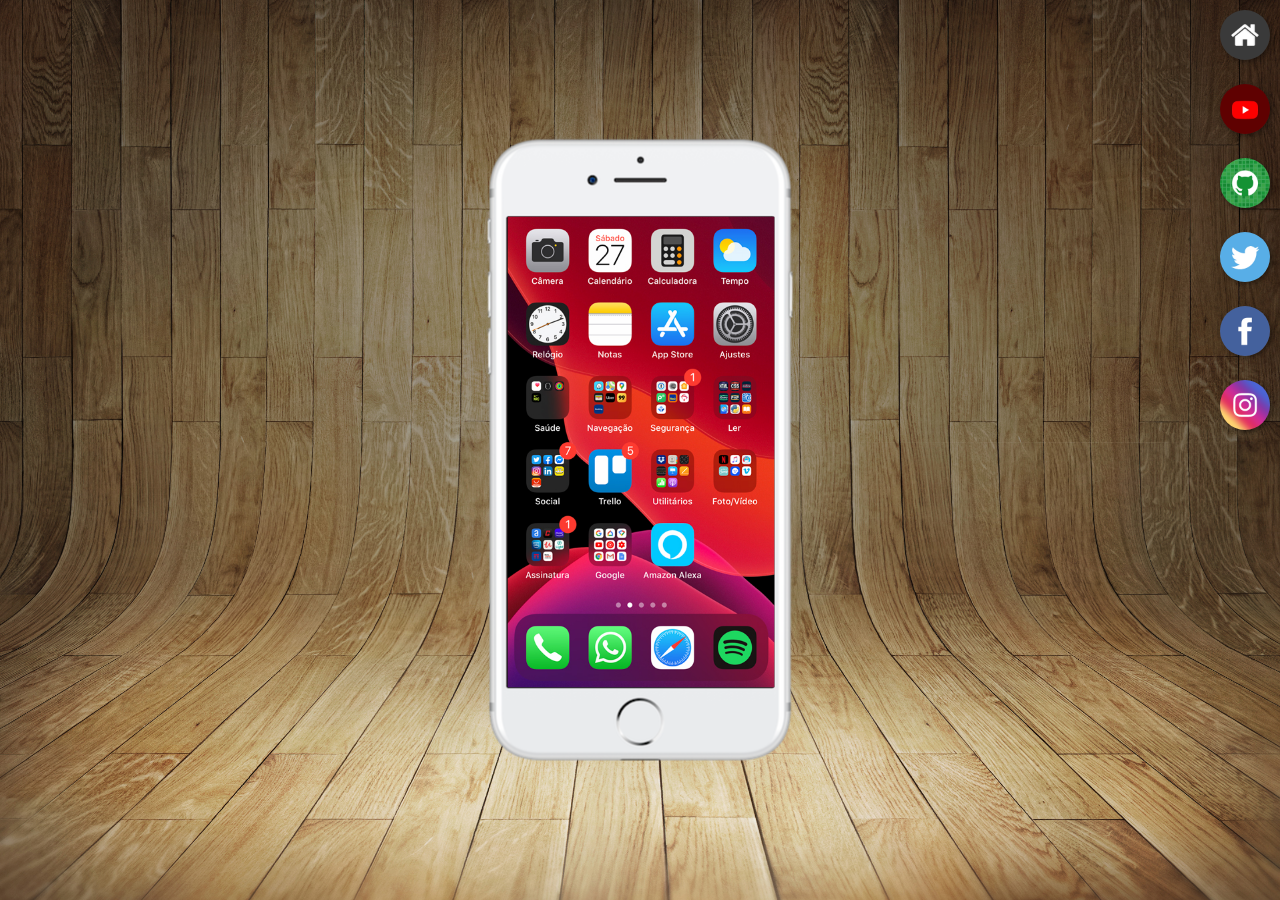
<file: index.html>
<!DOCTYPE html>
<html lang="pt-br">
<head>
    <meta charset="UTF-8">
    <meta http-equiv="X-UA-Compatible" content="IE=edge">
    <meta name="viewport" content="width=device-width, initial-scale=1.0">
    <link rel="shortcut icon" href="favicon.ico" type="image/x-icon"/   >
    <link rel="stylesheet" href="estilos/style.css"/>
    <title>Projeto Redes Sociais</title>
</head>
<body>
    <main>
        <section id="telefone">
            <iframe src="home.html" frameborder="0" name="tela" id="tela">
                <p>Seu navegador não é compatível</p>
            </iframe>
        </section>

        <section id="redes-sociais">
            <a href="home.html" target="tela"> <img src="imagens/logo-home.jpg" alt="home"></a><br>
            <a href="youtube.html" target="tela"> <img src="imagens/logo-youtube.jpg" alt="YouTube"></a><br>
            <a href="github.html" target="tela"> <img src="imagens/logo-github.jpg" alt="GitHub"></a><br>
            <a href="twitter.html" target="tela"> <img src="imagens/logo-twitter.jpg" alt="Twitter"></a><br>
            <a href="facebook.html" target="tela"> <img src="imagens/logo-facebook.jpg" alt="Facebook"></a><br>
            <a href="instagram.html" target="tela"> <img src="imagens/logo-instagram.jpg" alt="Instagram"></a>
        </section>
    </main>
</body>
</html>
</file>
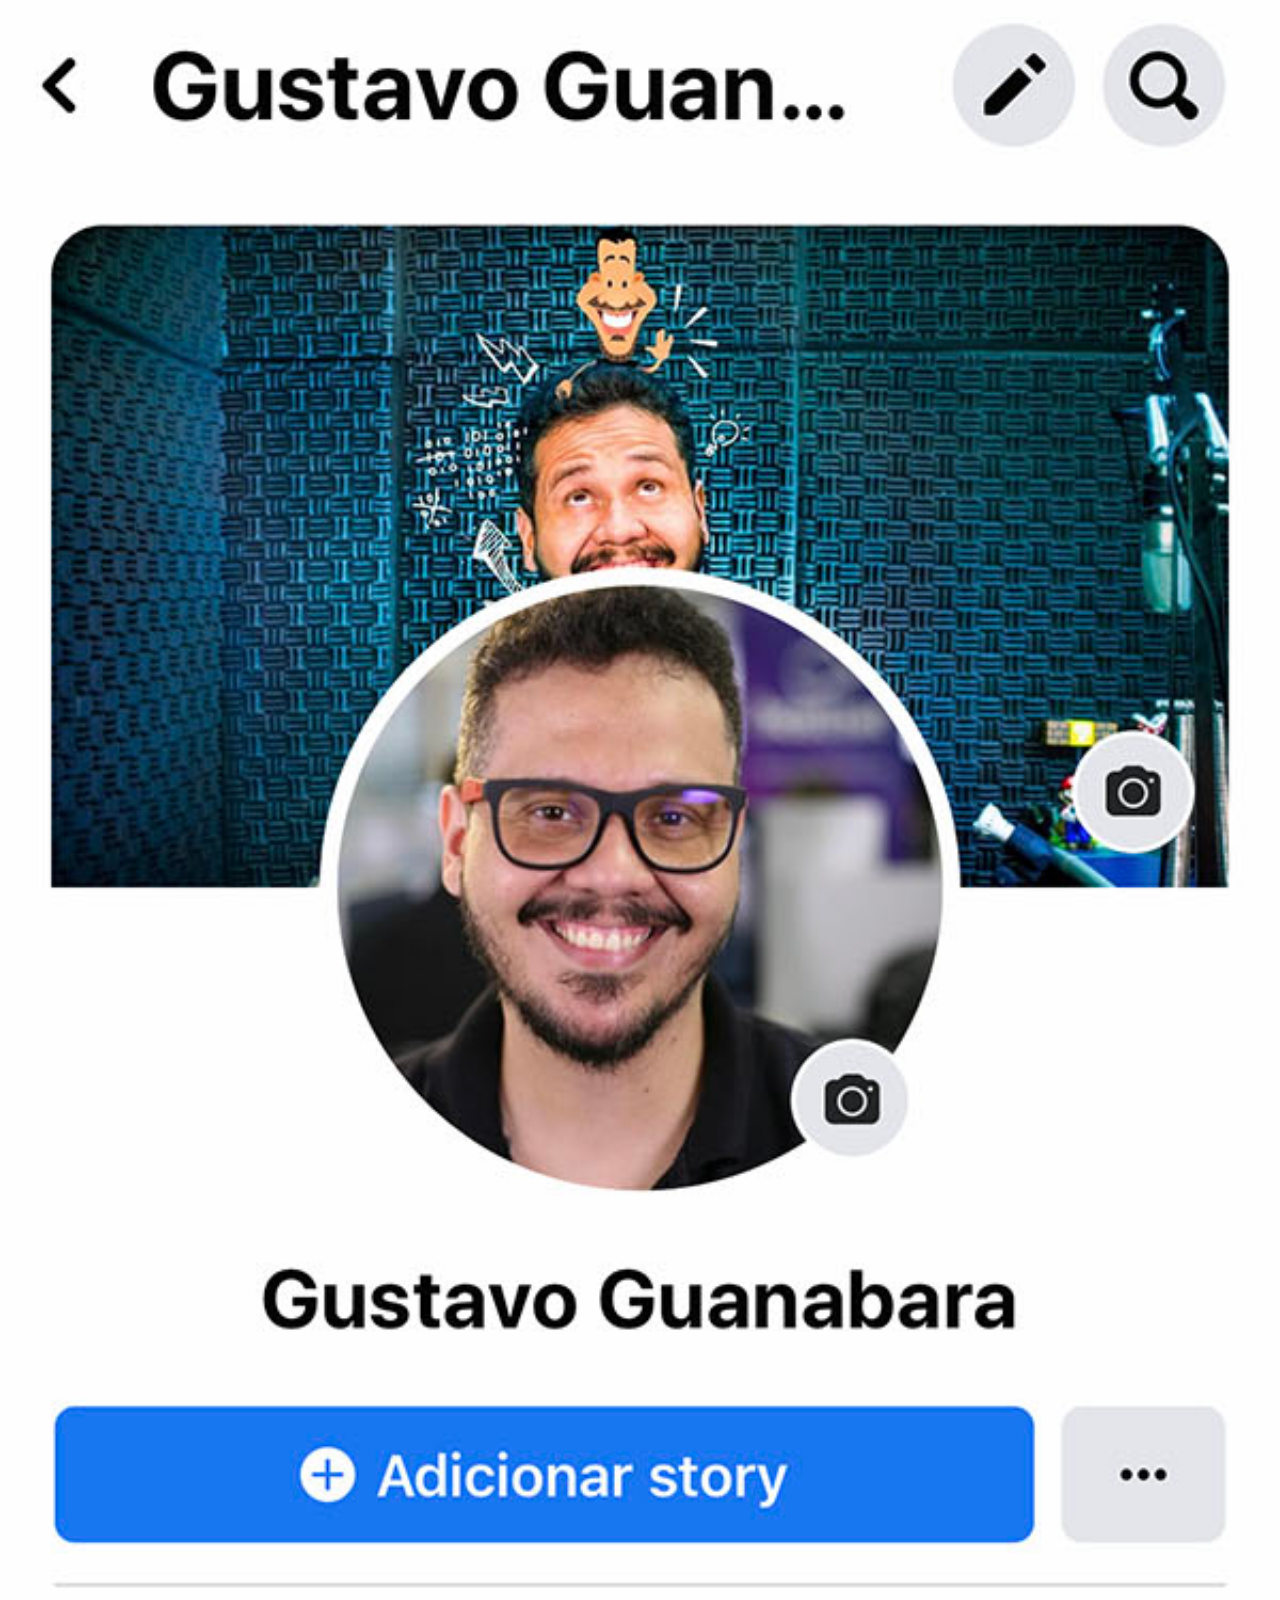
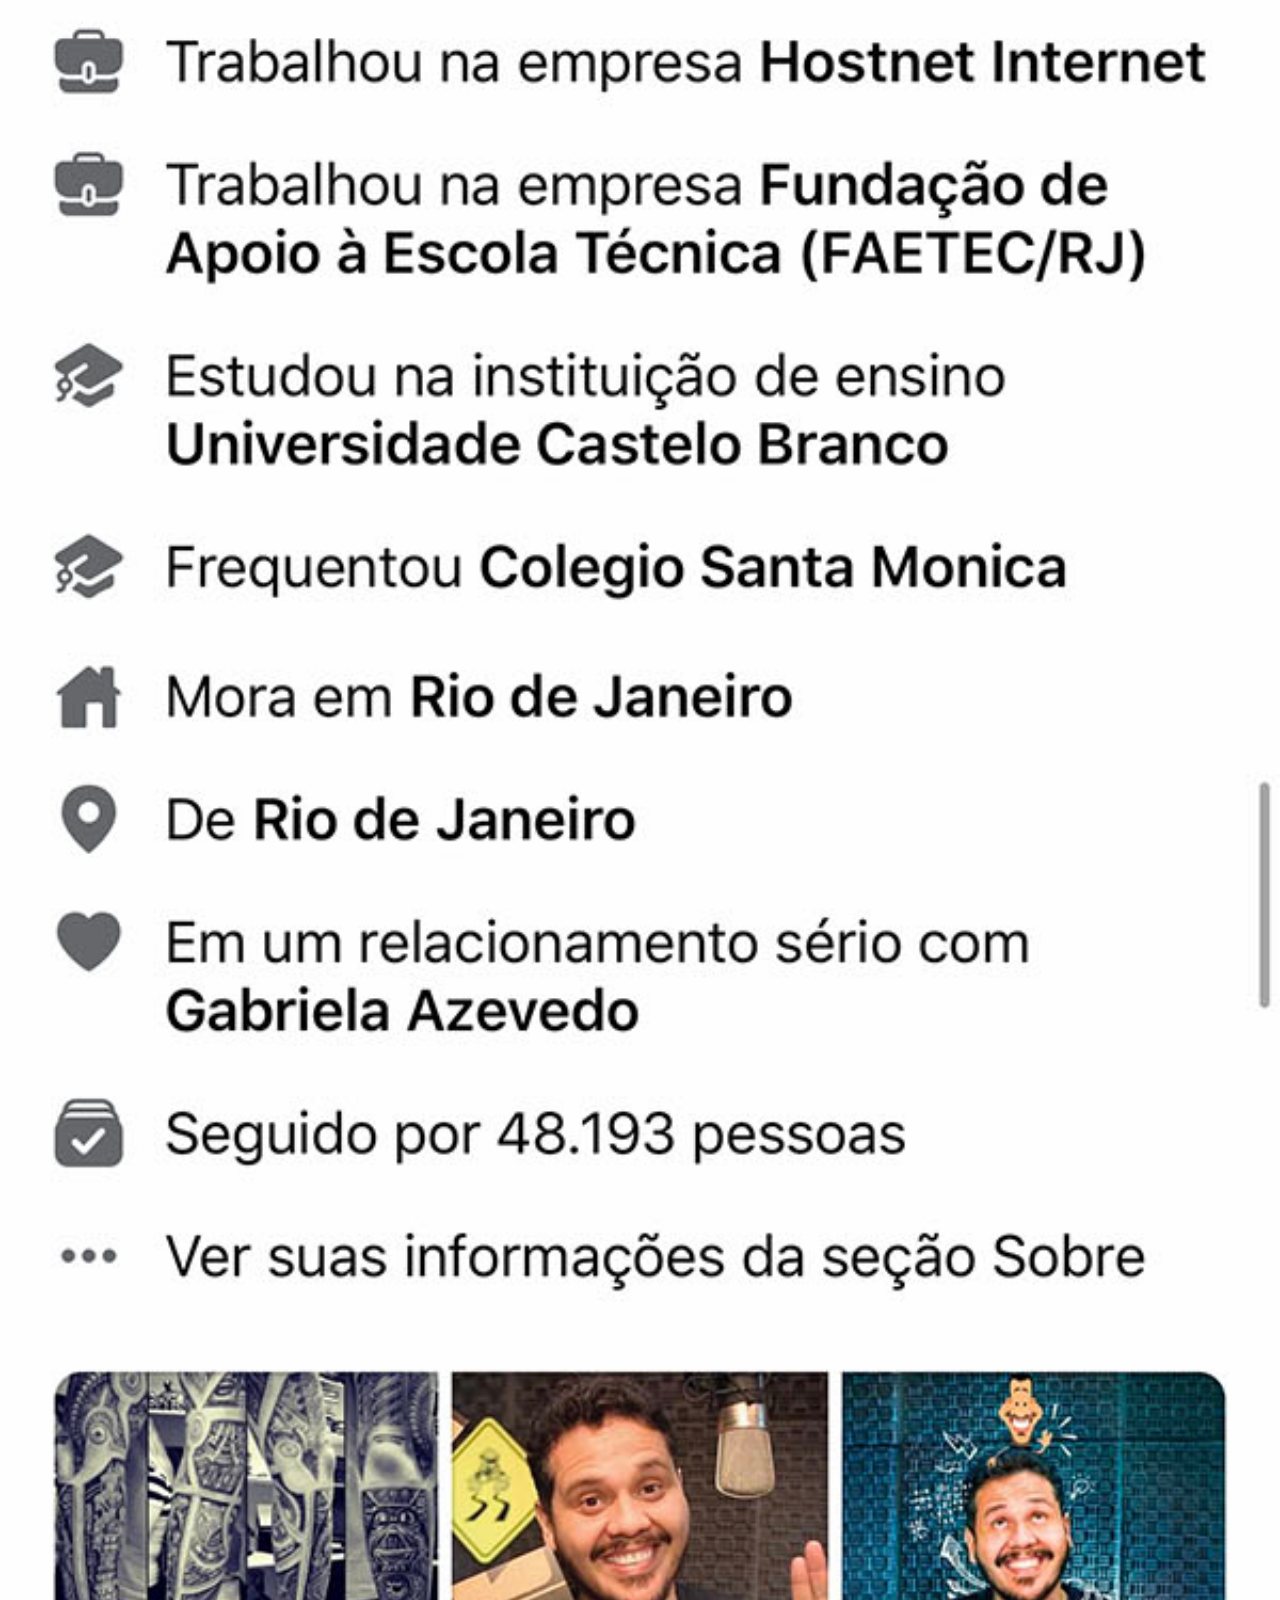
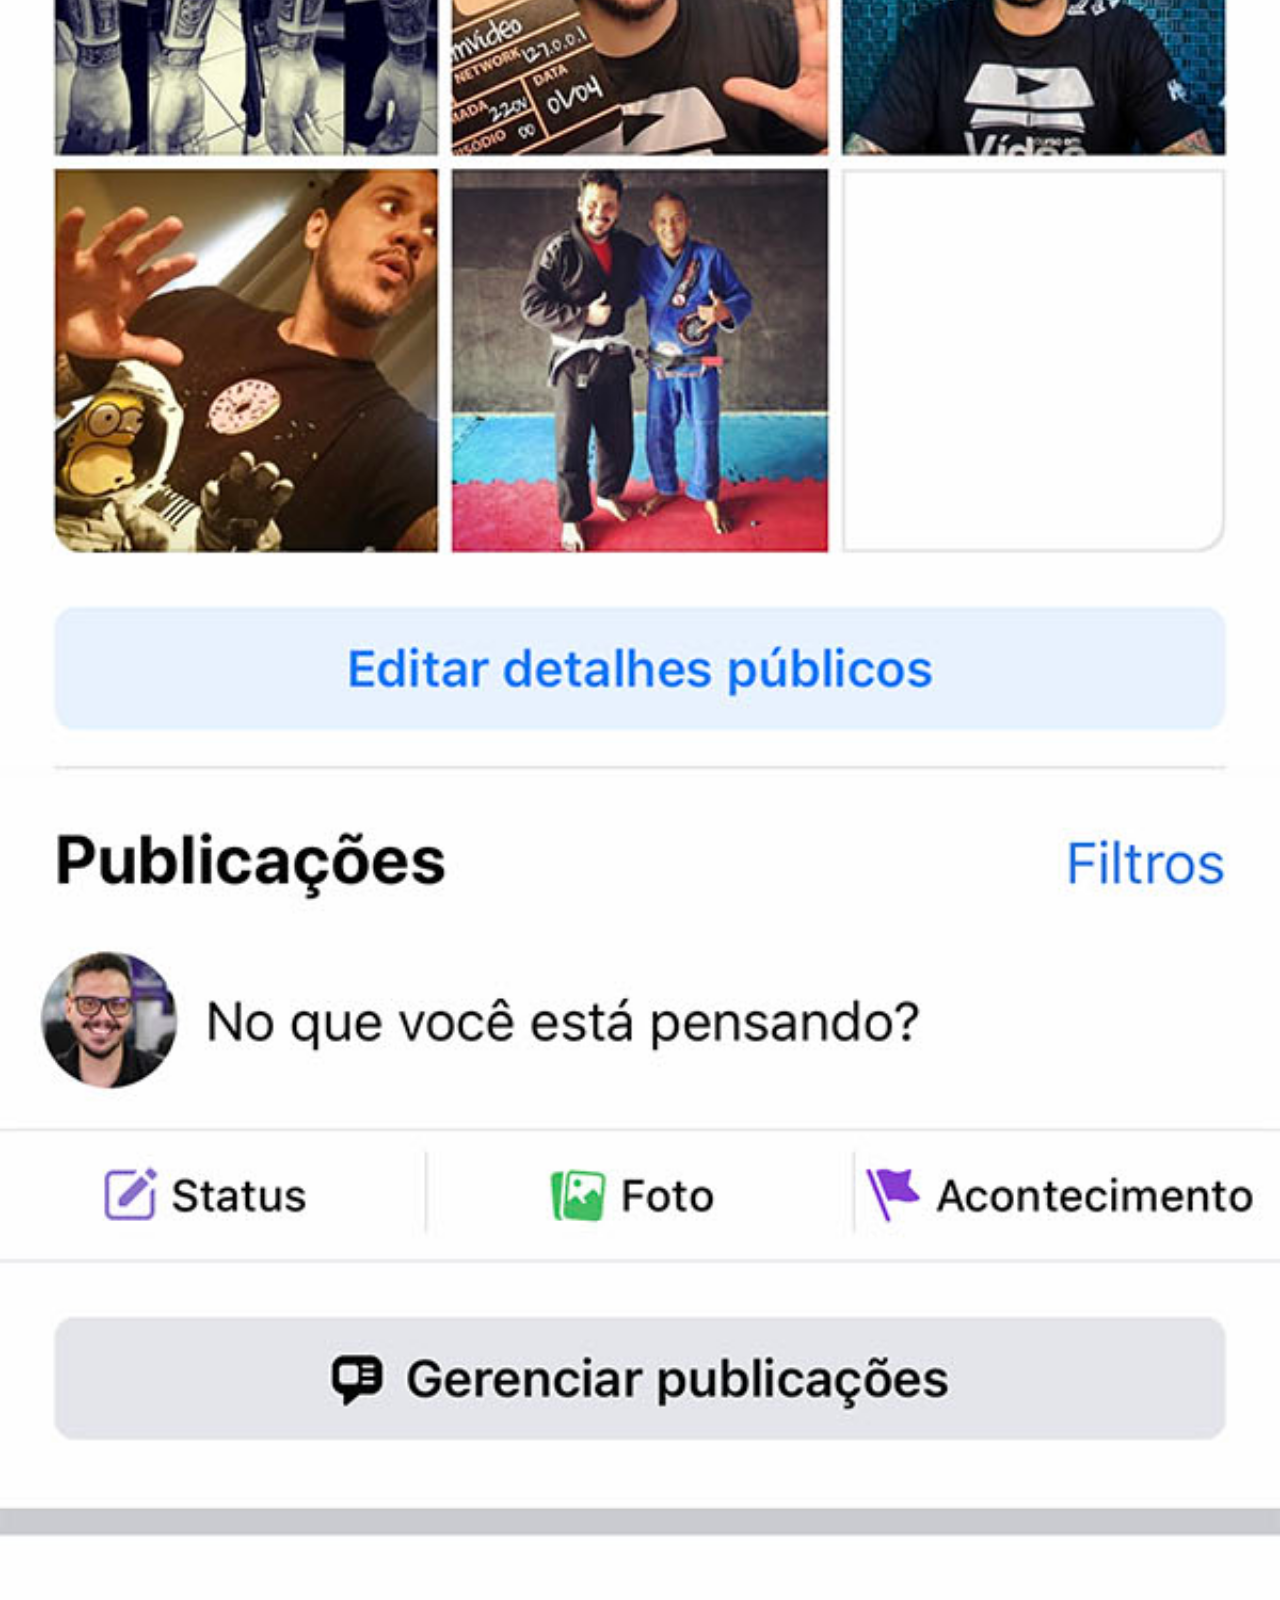
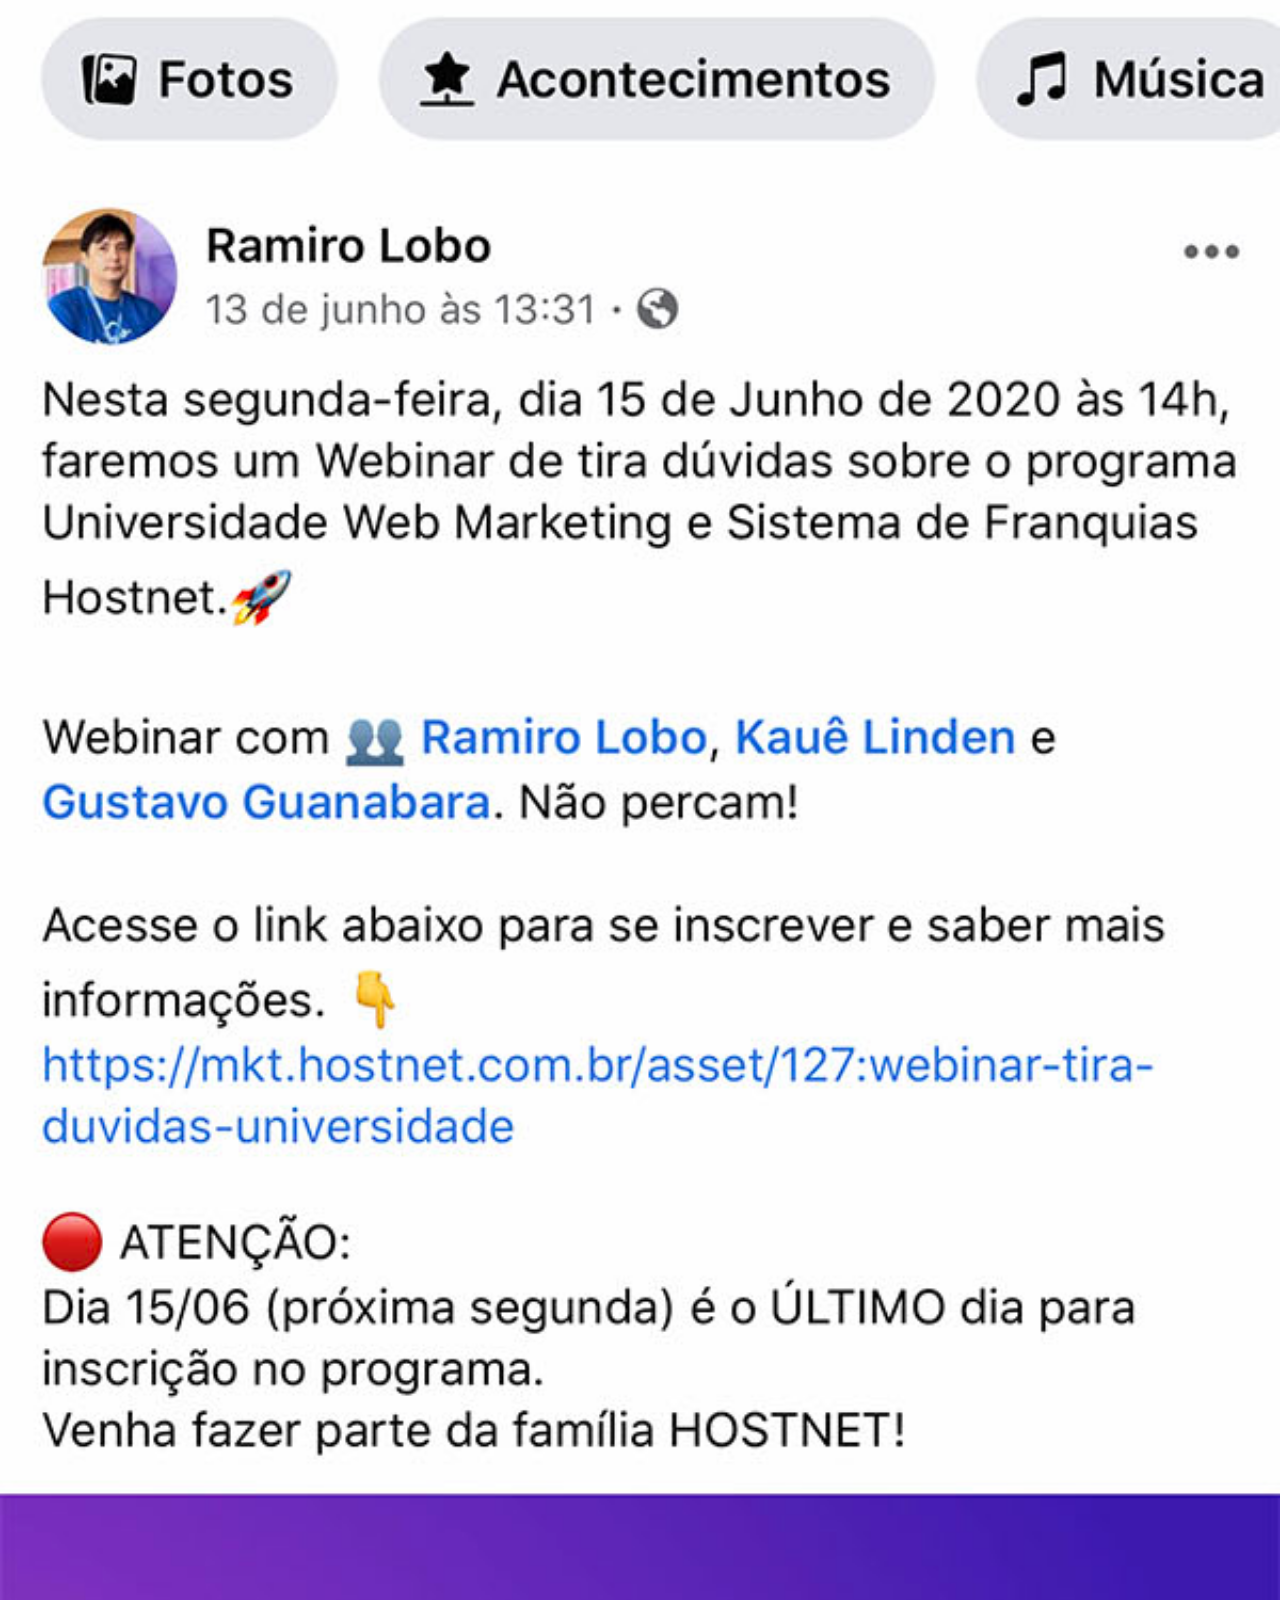
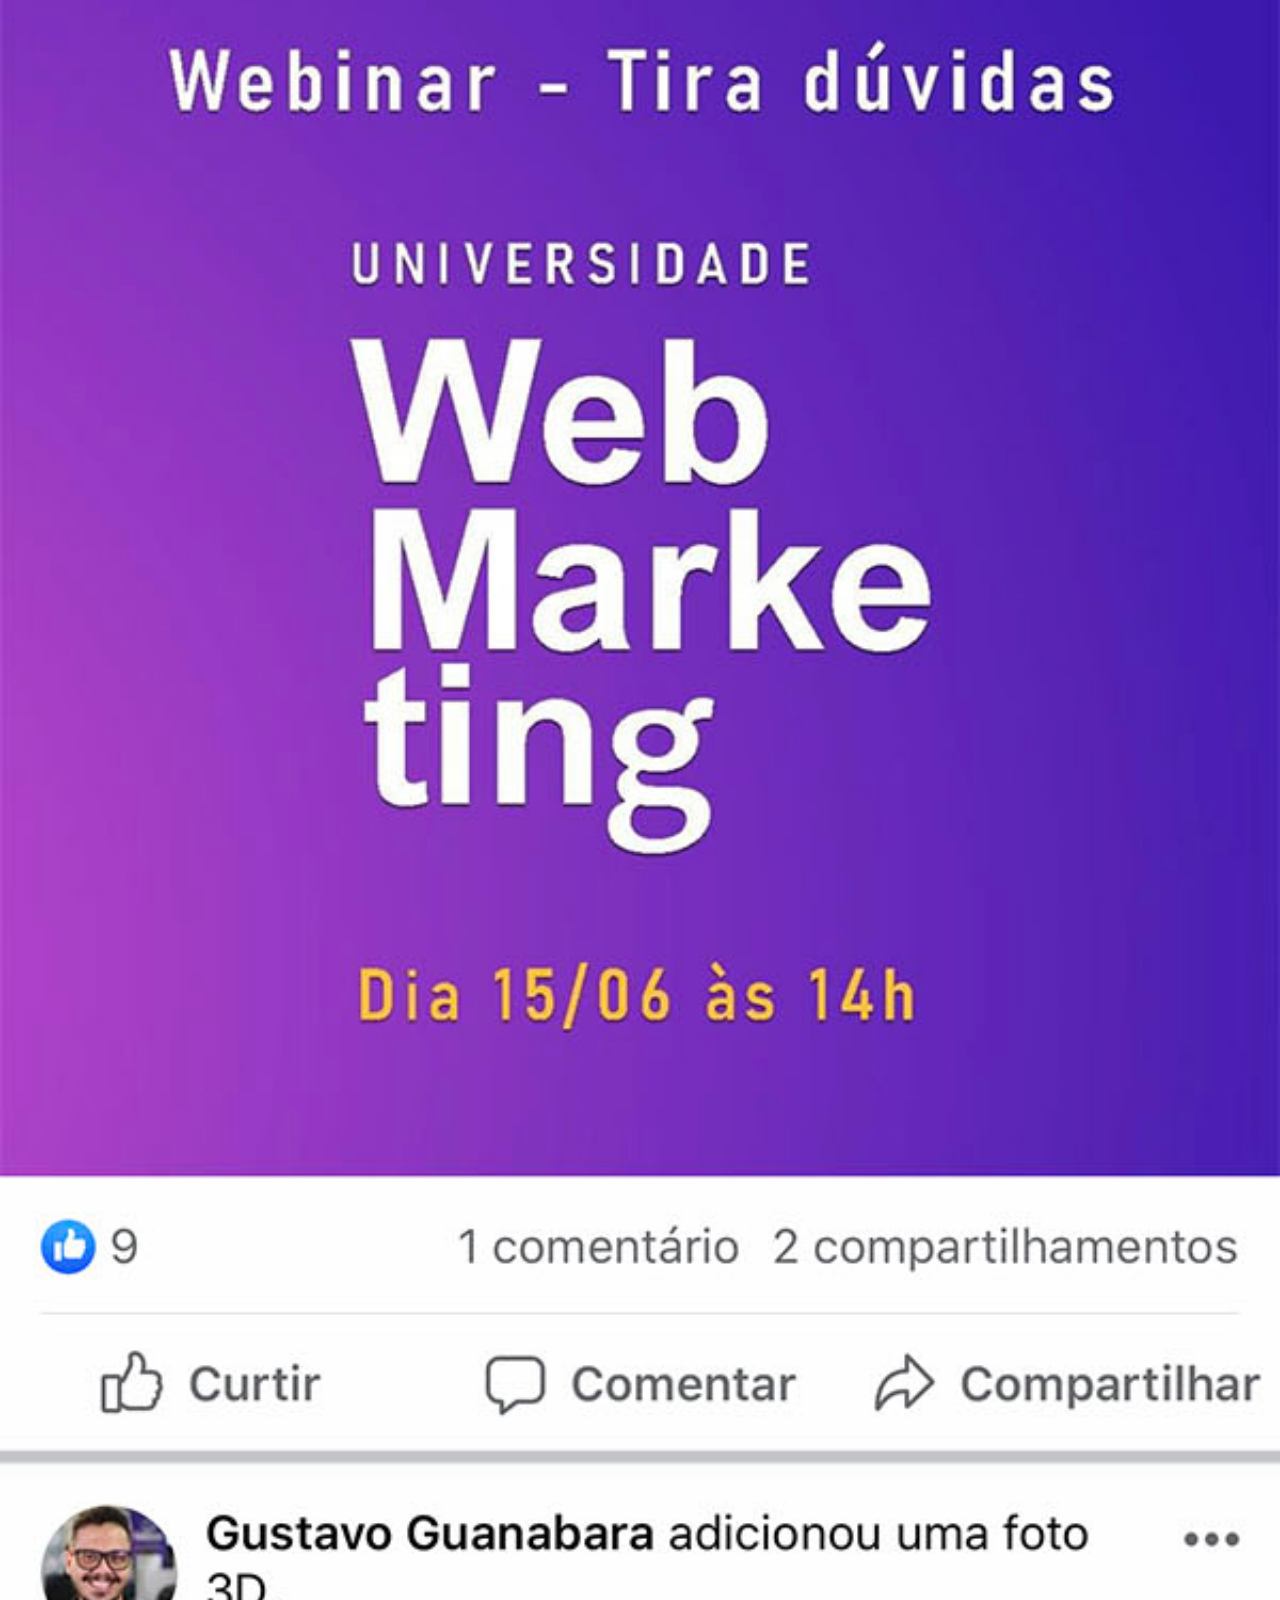
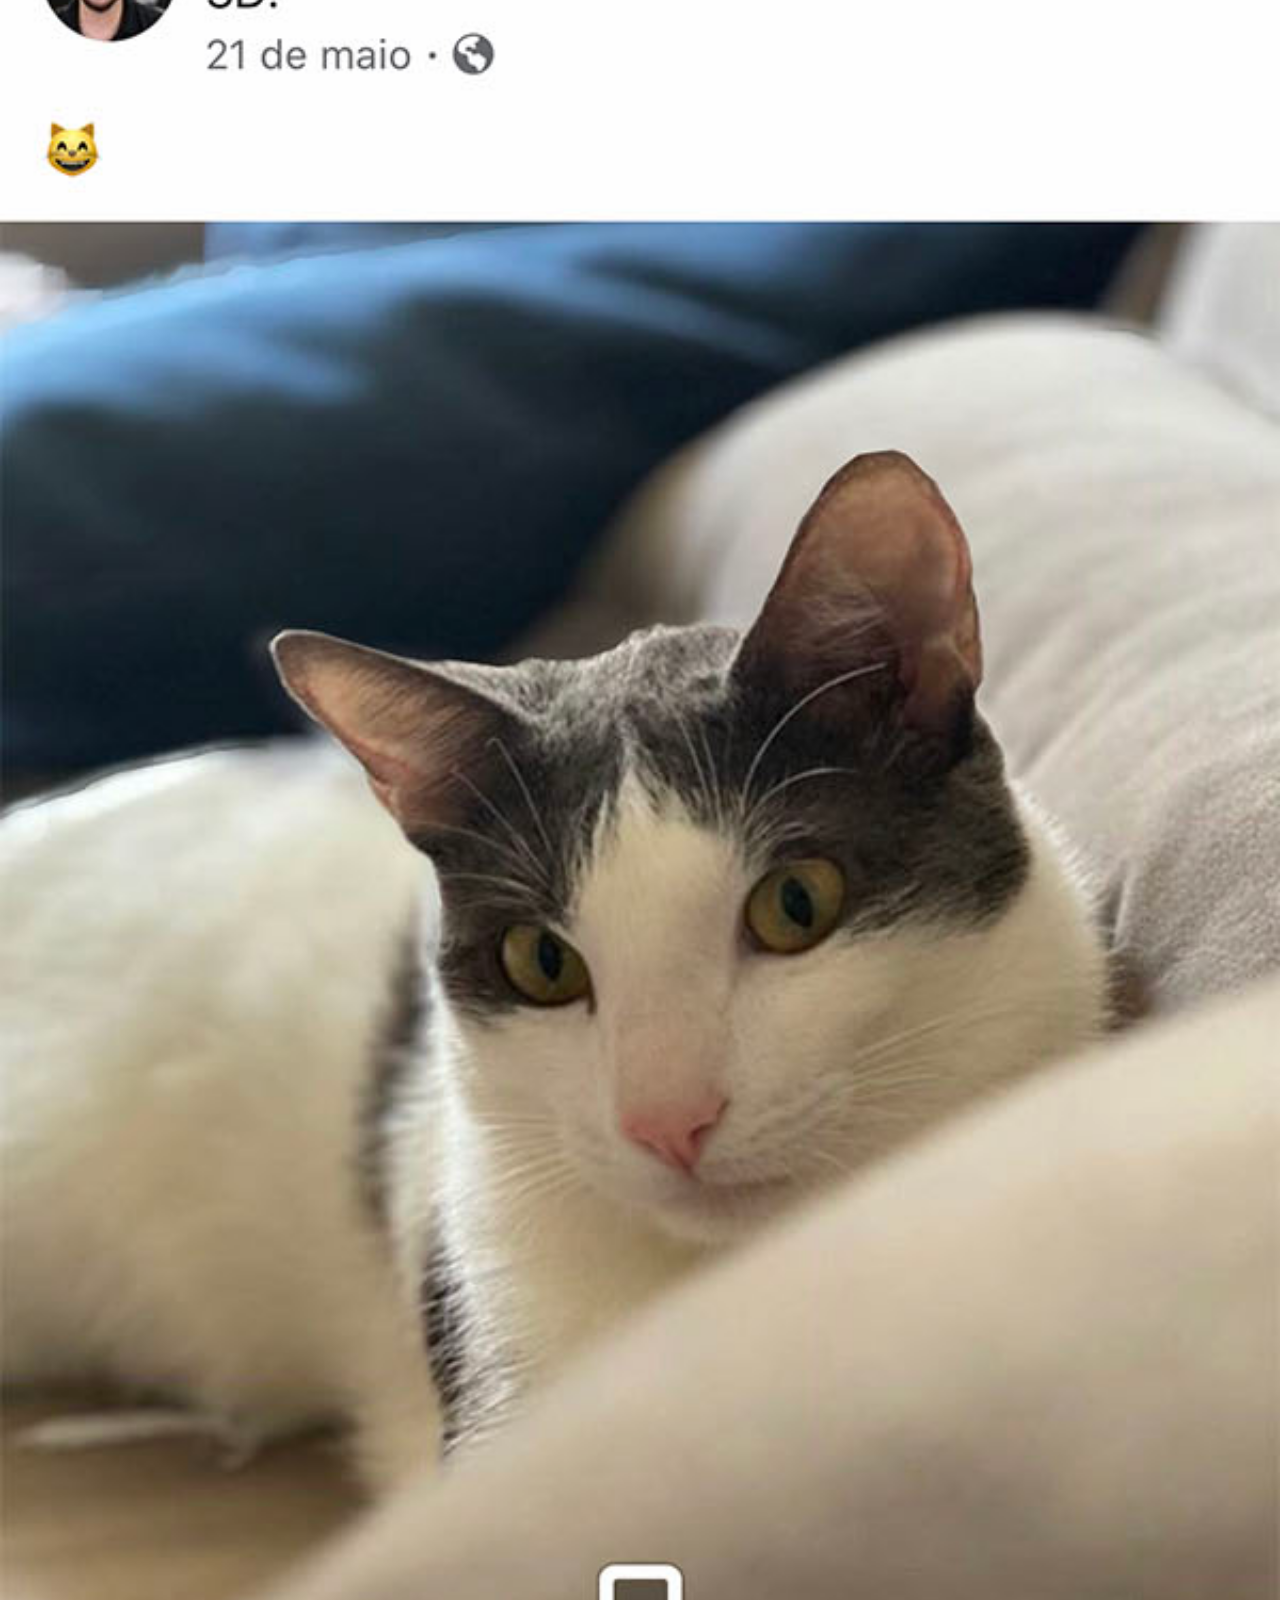
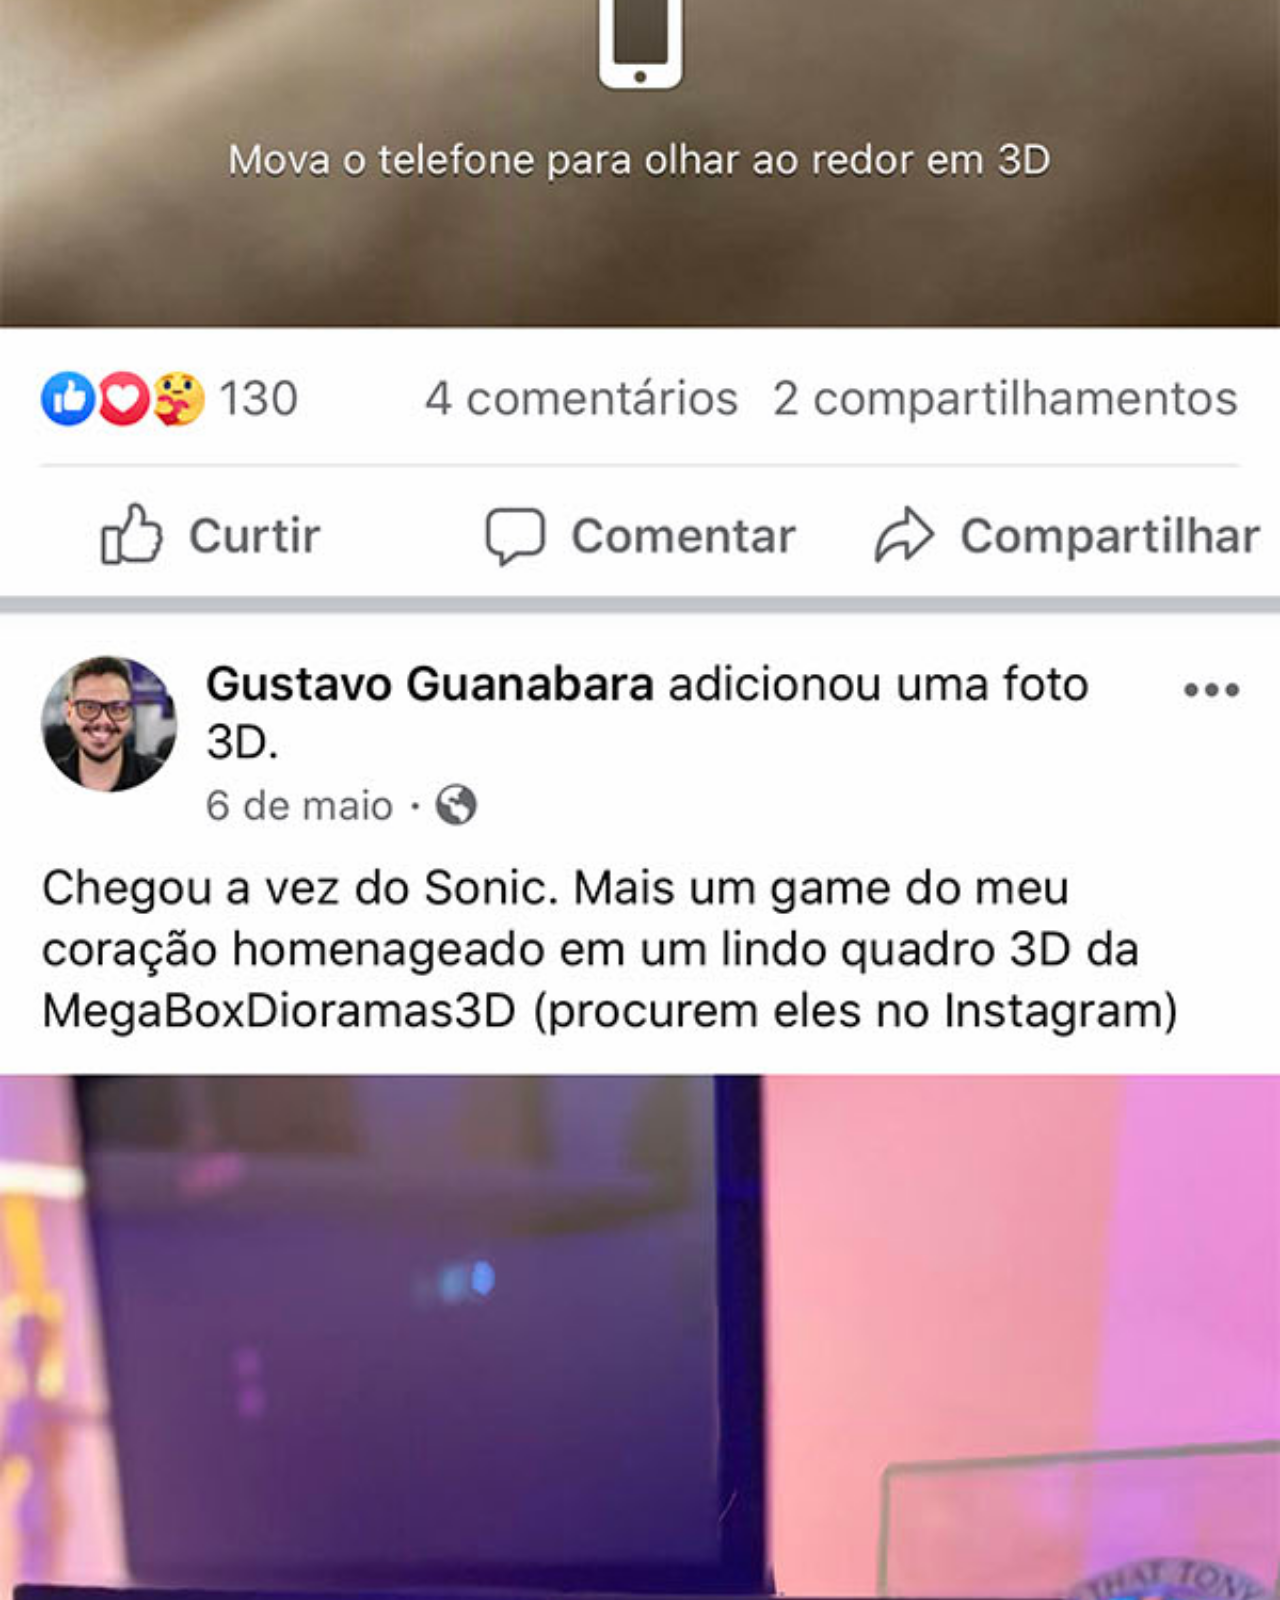
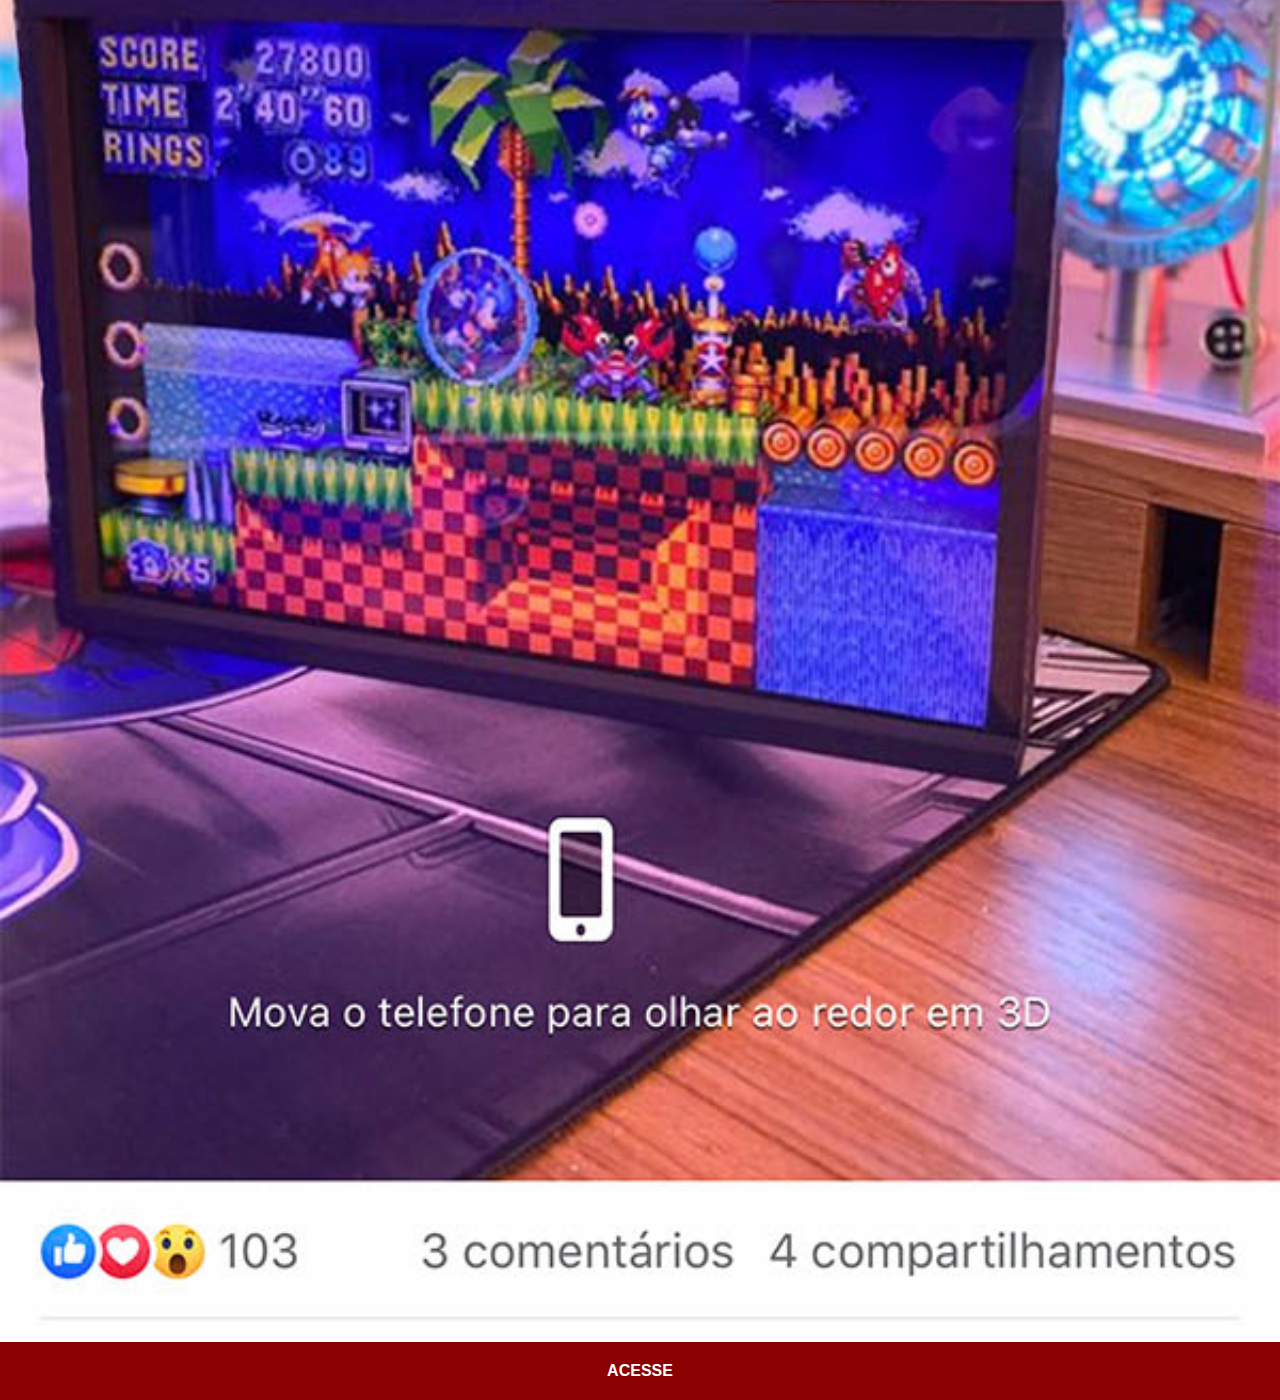
<file: facebook.html>
<!DOCTYPE html>
<html lang="pt-br">
<head>
    <meta charset="UTF-8">
    <meta http-equiv="X-UA-Compatible" content="IE=edge">
    <meta name="viewport" content="width=device-width, initial-scale=1.0">
    <link rel="stylesheet" href="estilos/social.css"/>
    <title>Facebook</title>
</head>
<body>
    <img src="imagens/tela-facebook.jpg" alt="Facebook"/>
    <a href="https://pt-br.facebook.com/" target="_blank">ACESSE</a>
</body>
</html>
</file>
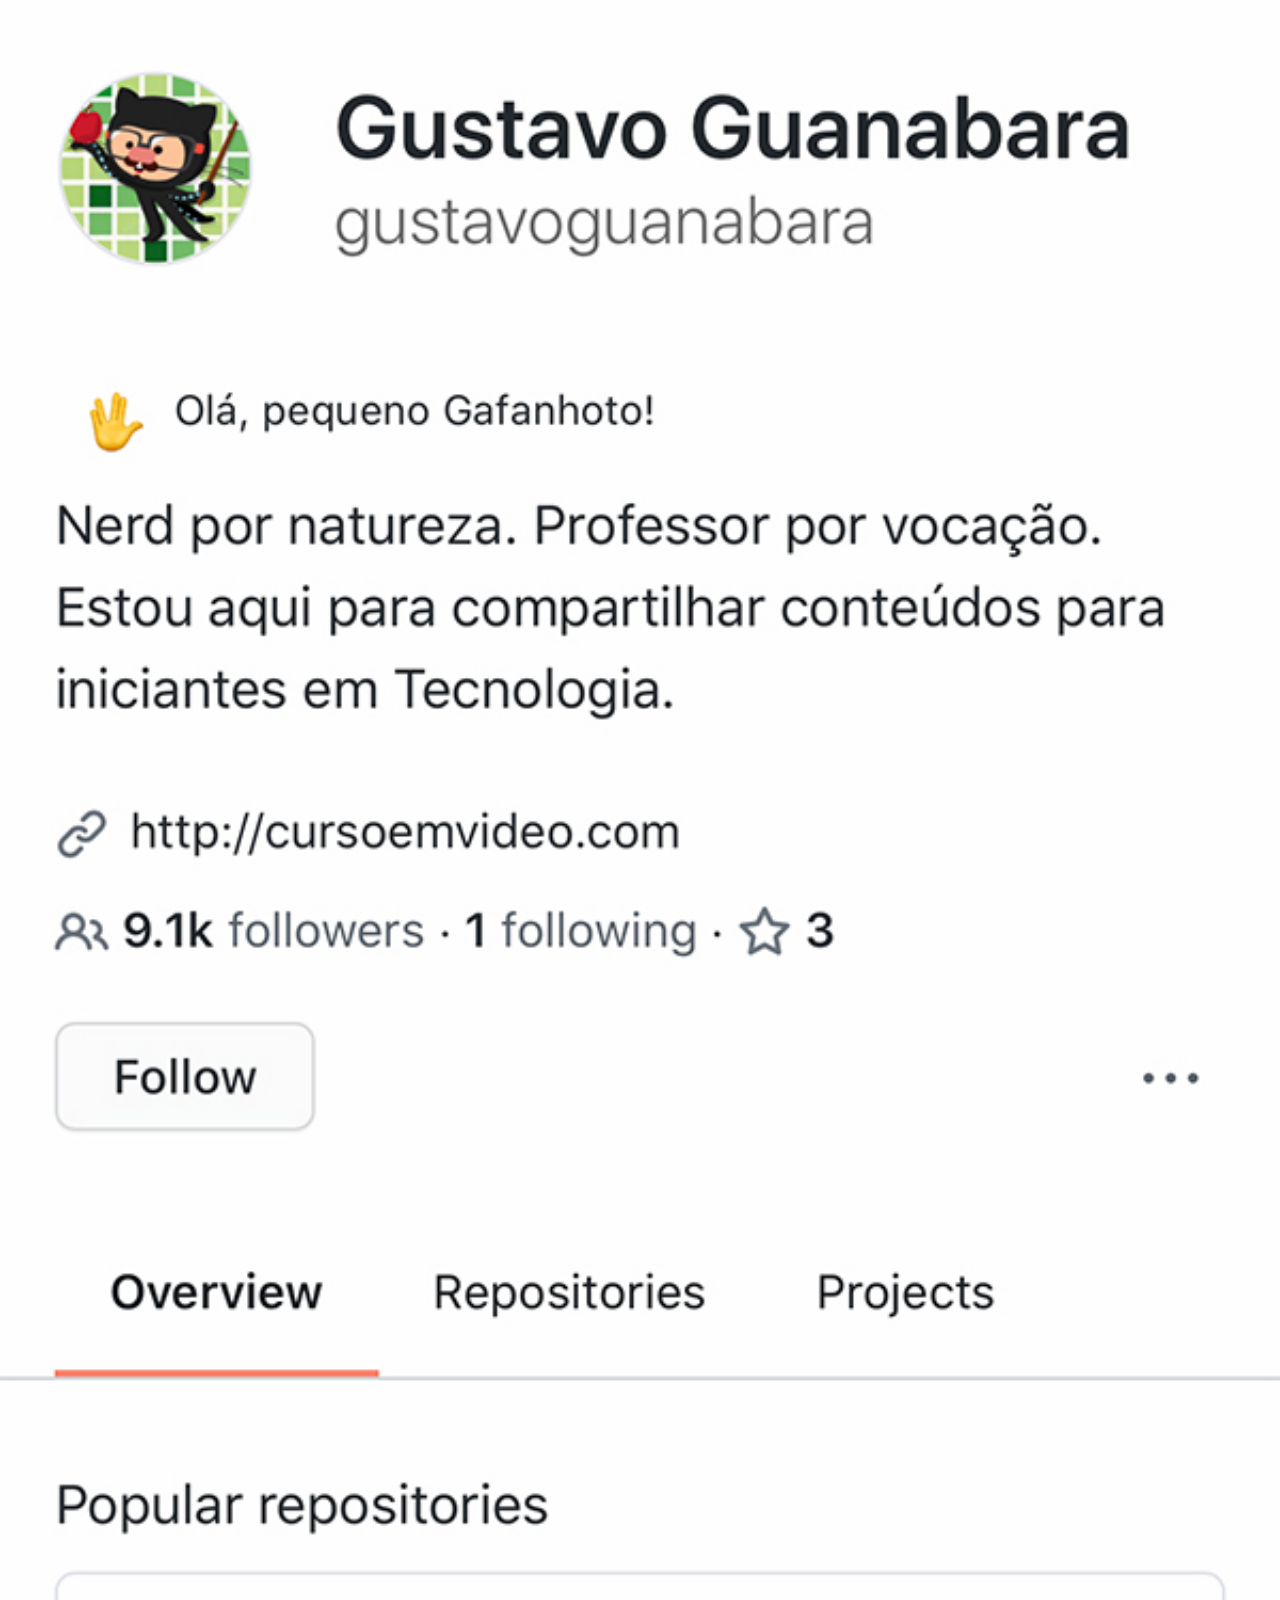
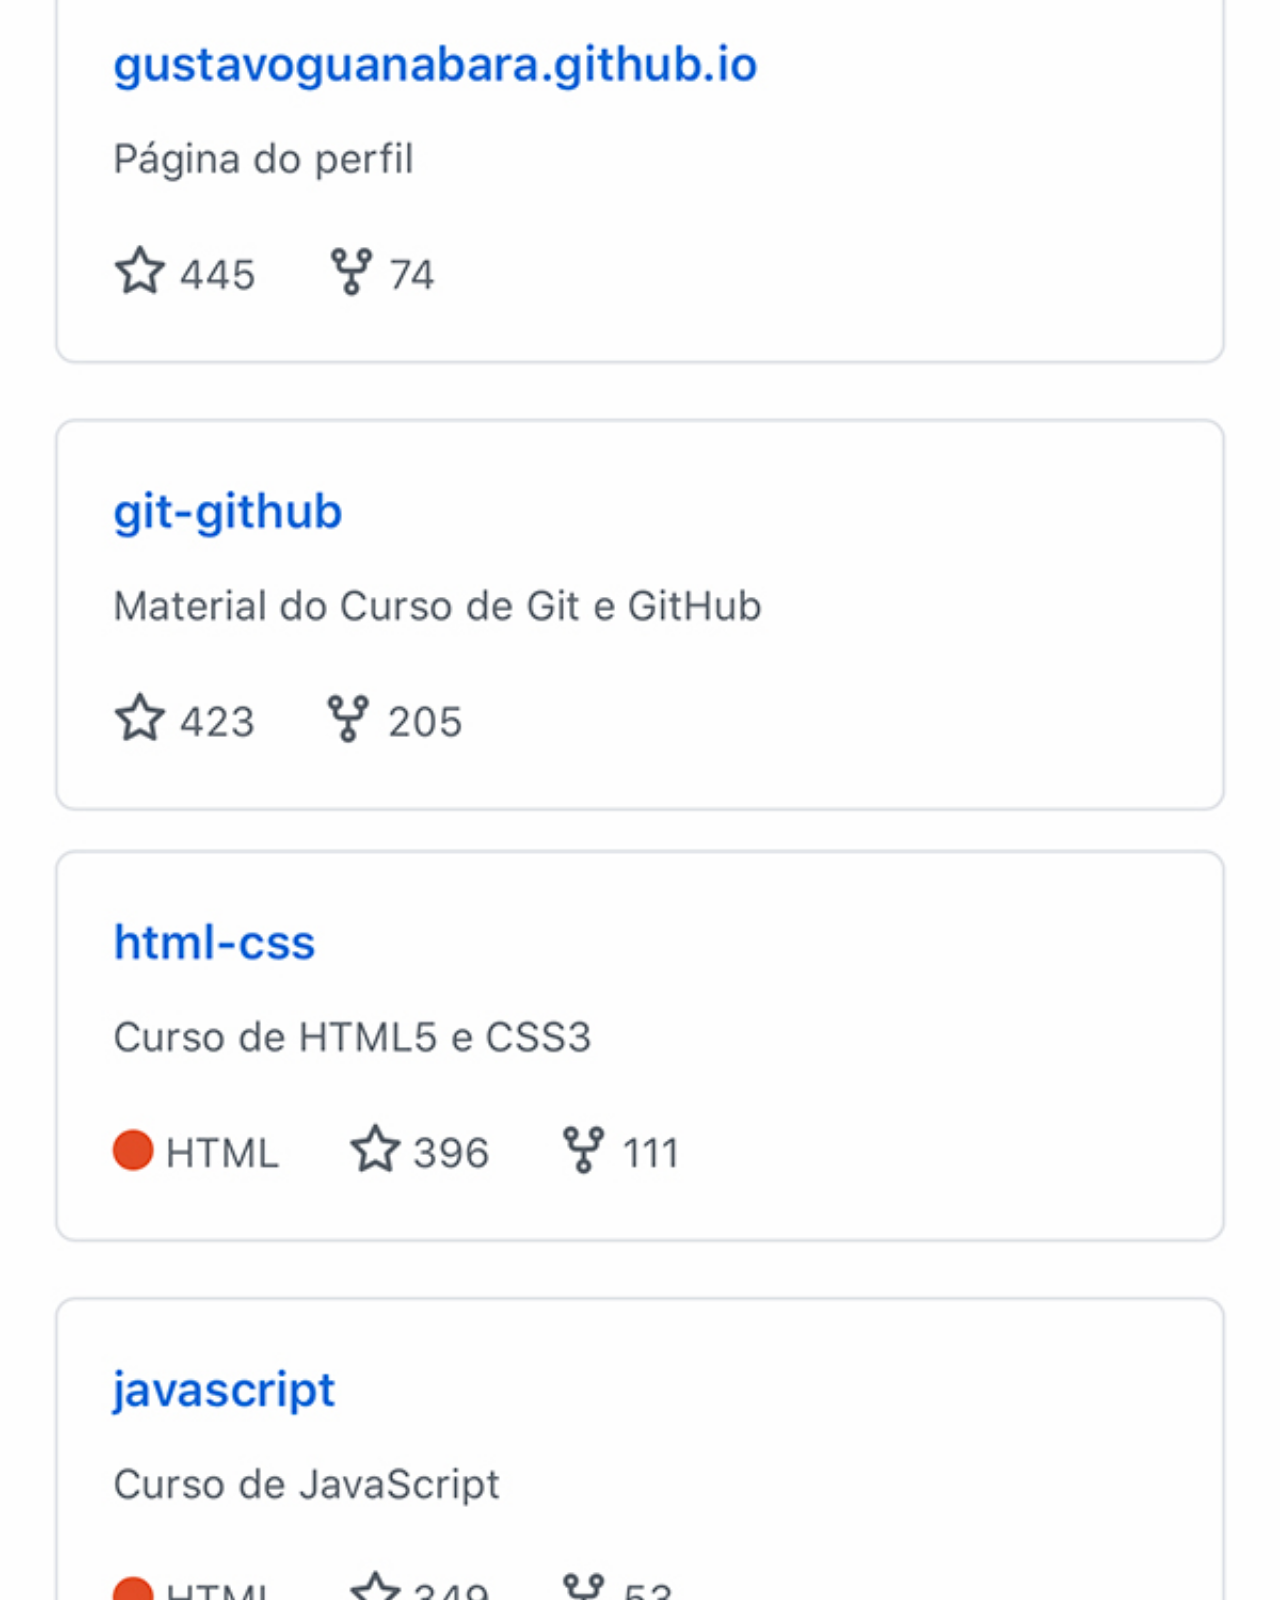
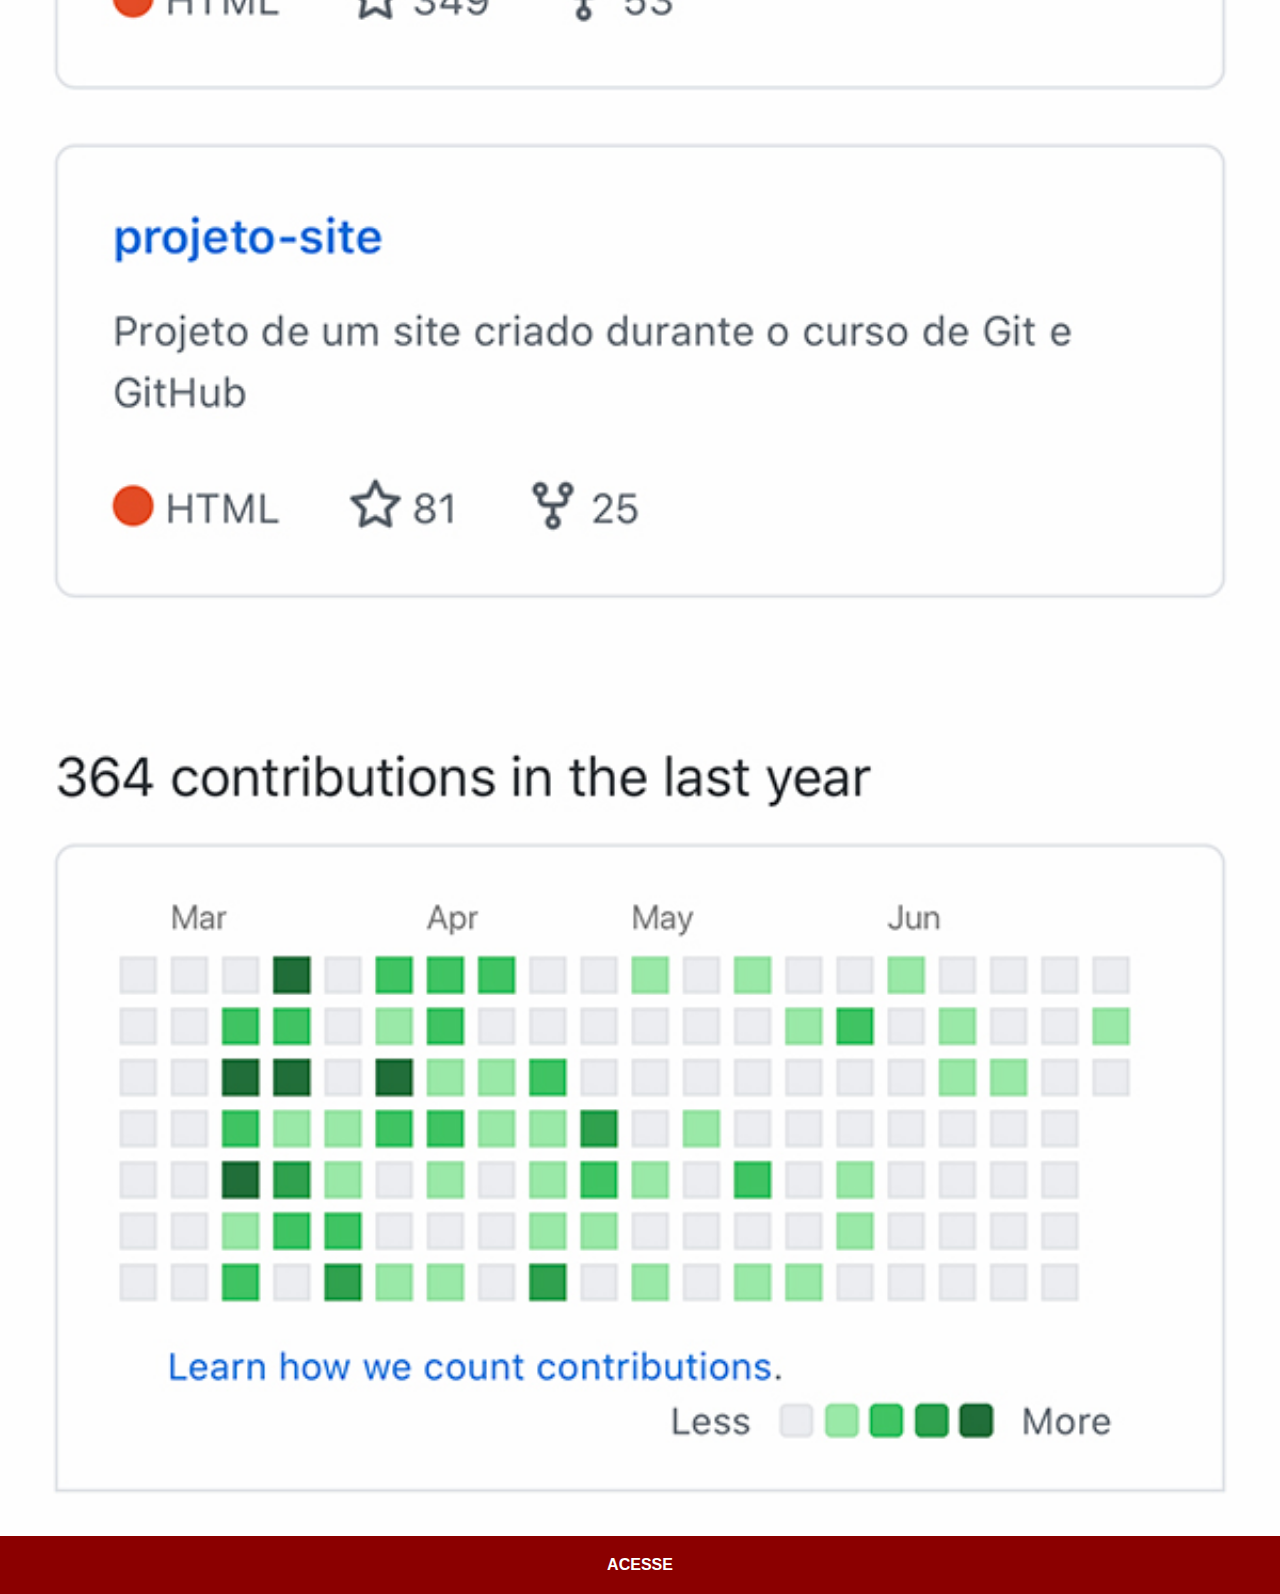
<file: github.html>
<!DOCTYPE html>
<html lang="pt-br">
<head>
    <meta charset="UTF-8">
    <meta http-equiv="X-UA-Compatible" content="IE=edge">
    <meta name="viewport" content="width=device-width, initial-scale=1.0">
    <link rel="stylesheet" href="estilos/social.css"/>
    <title>Github</title>
</head>
<body>
    <img src="imagens/tela-github.jpg" alt="Github"/>
    <a href="https://github.com/" target="_blank">ACESSE</a>
</body>
</html>
</file>
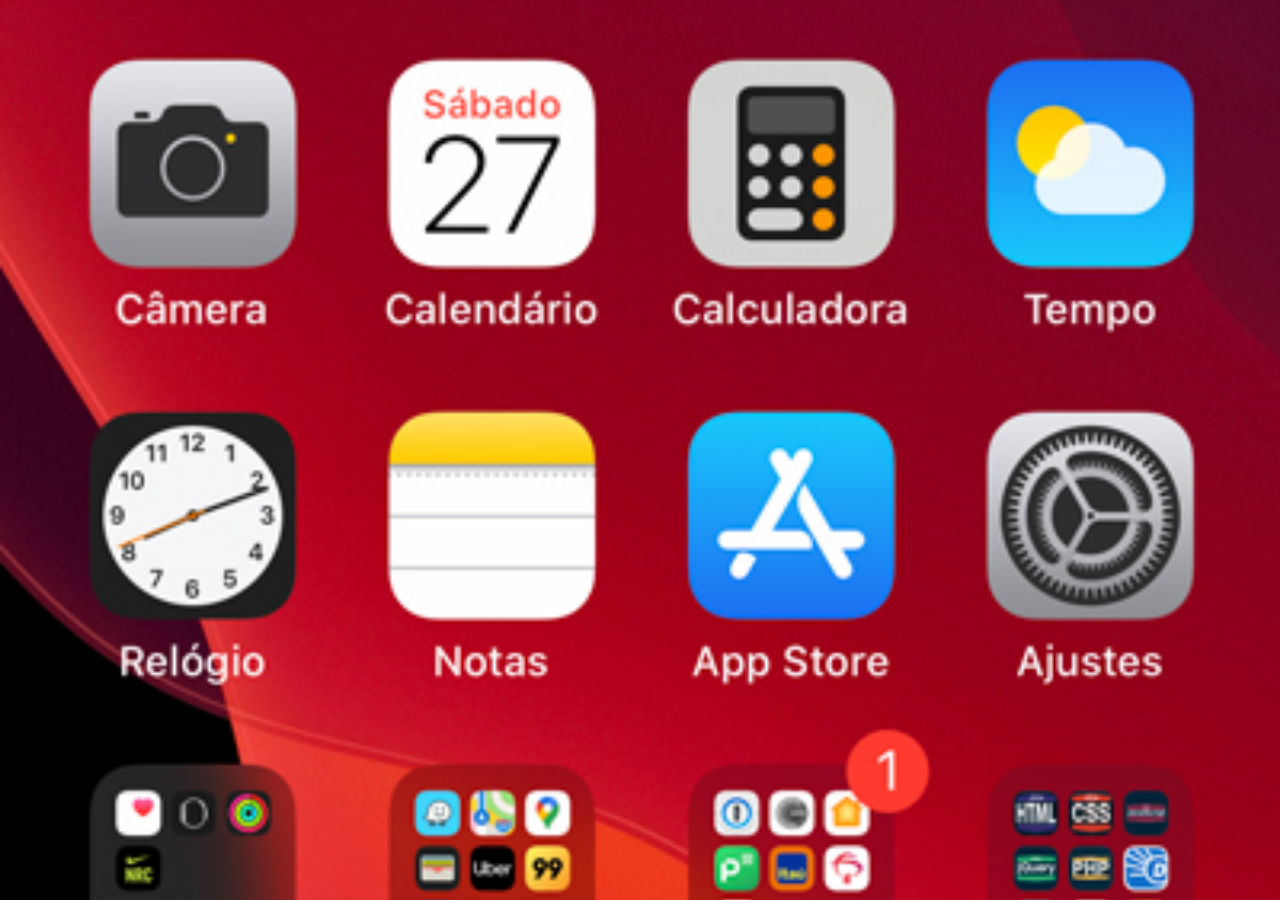
<file: home.html>
<!DOCTYPE html>
<html lang="pt-br">
<head>
    <meta charset="UTF-8">
    <meta http-equiv="X-UA-Compatible" content="IE=edge">
    <meta name="viewport" content="width=device-width, initial-scale=1.0">
    <title>Home</title>
</head>
<style>
    * {
        margin: 0;
        padding: 0;
    }

    body {
        height: 100vh;
        width: 100vw;
        background: black url('imagens/tela-home.jpg') no-repeat top center;
        background-size: cover;
    }
</style>
<body>
</body>
</html>
</file>
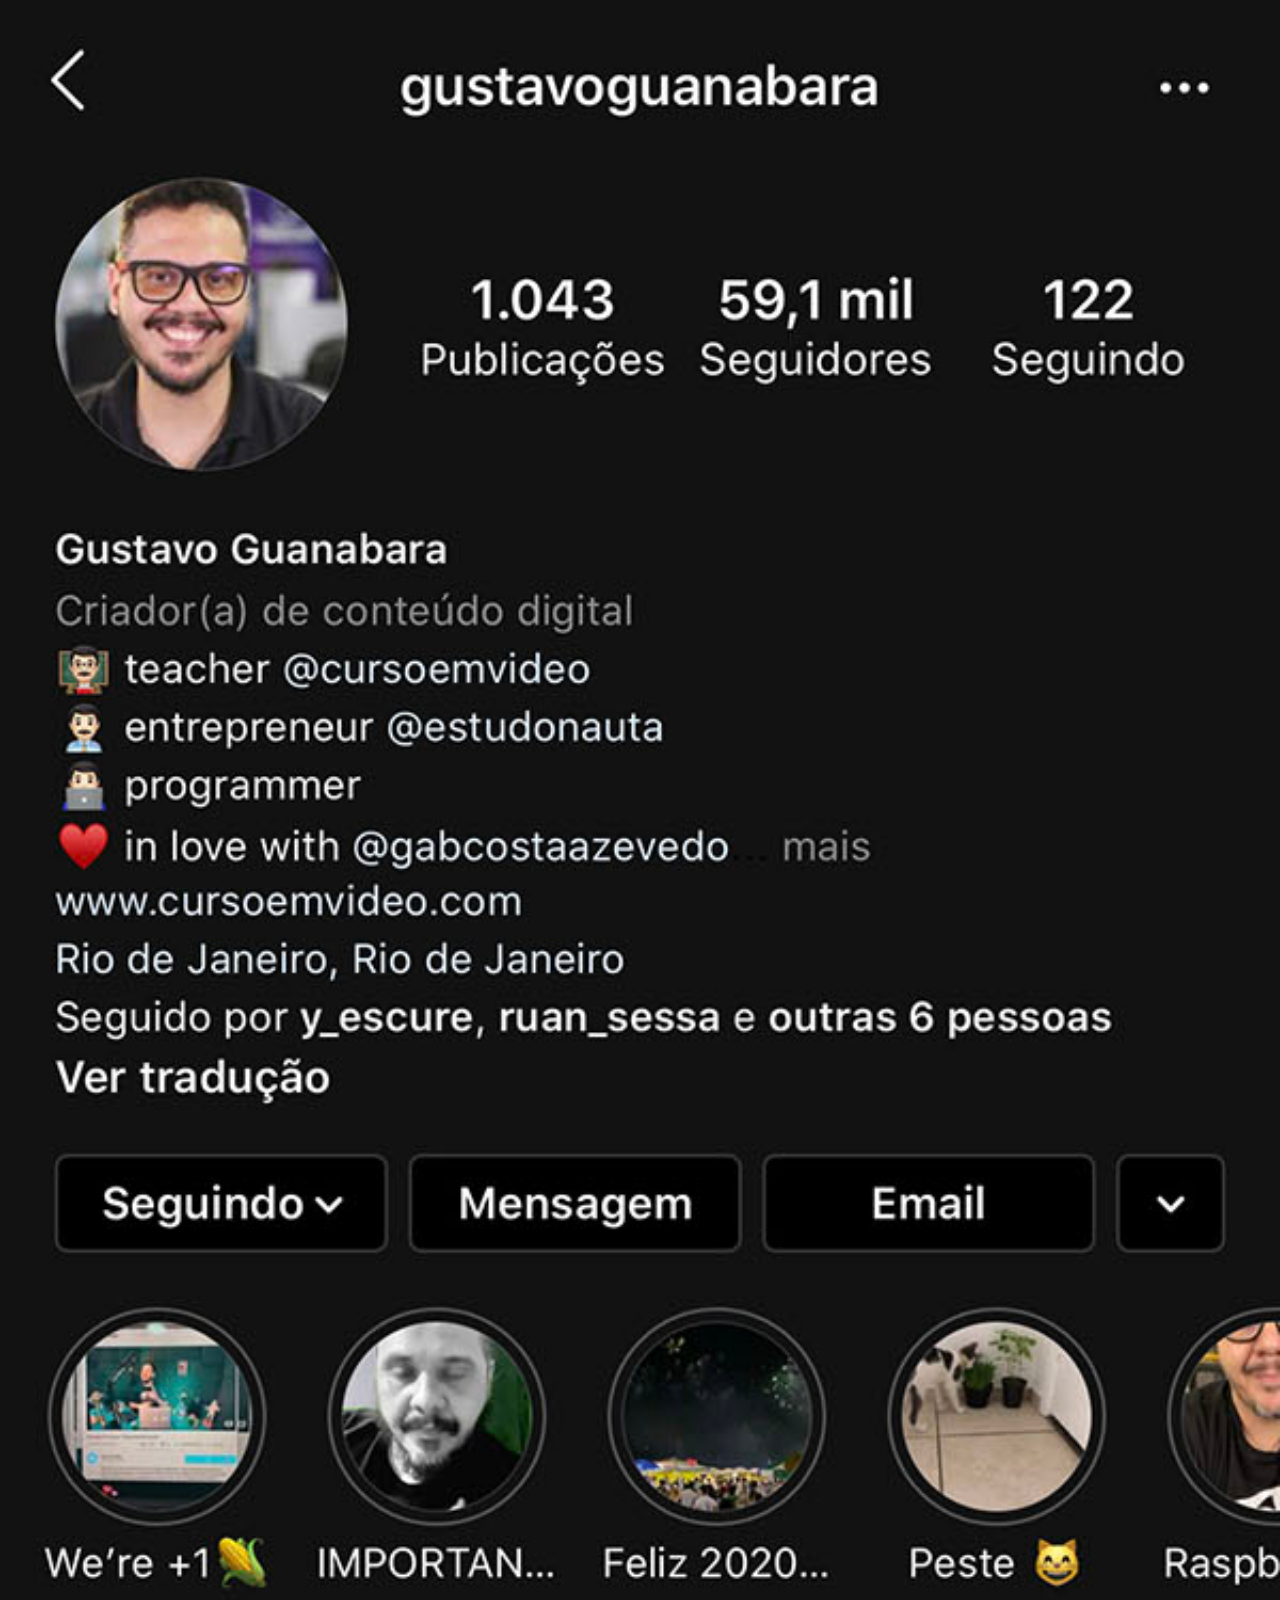
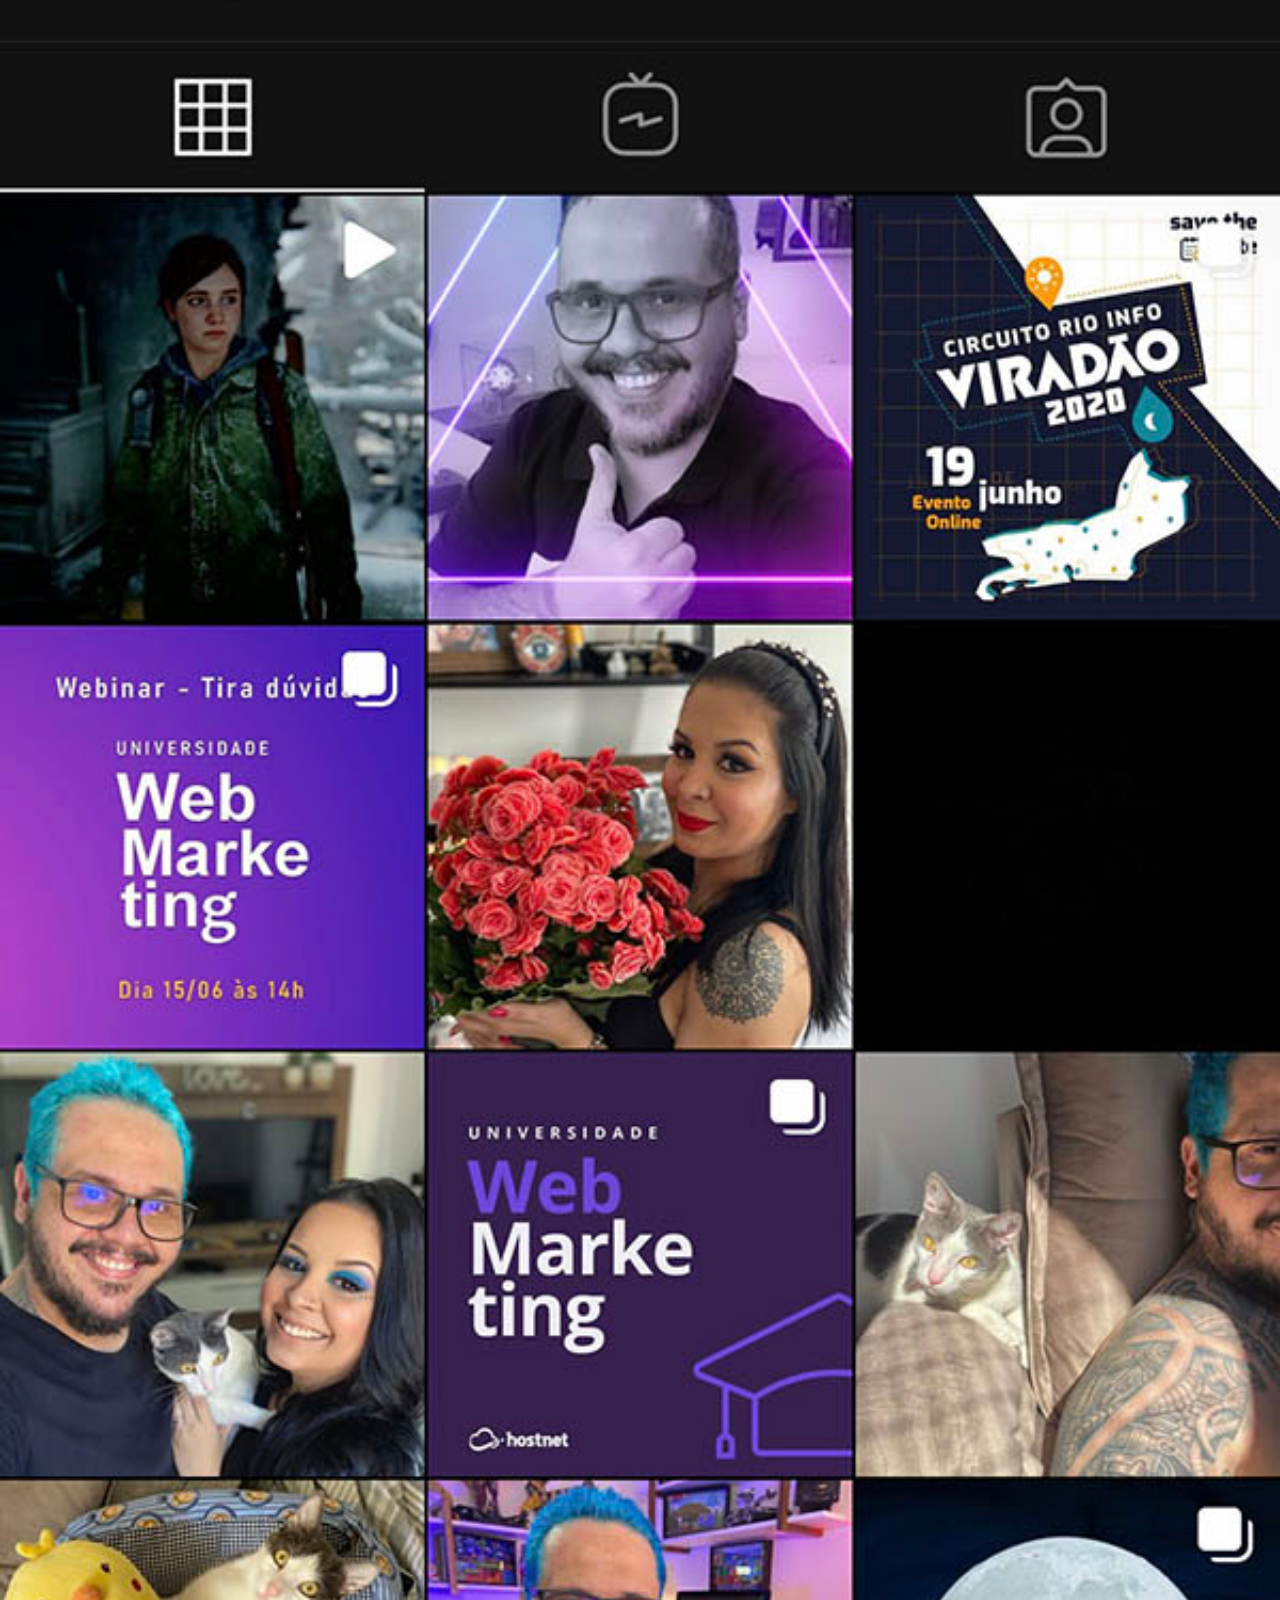
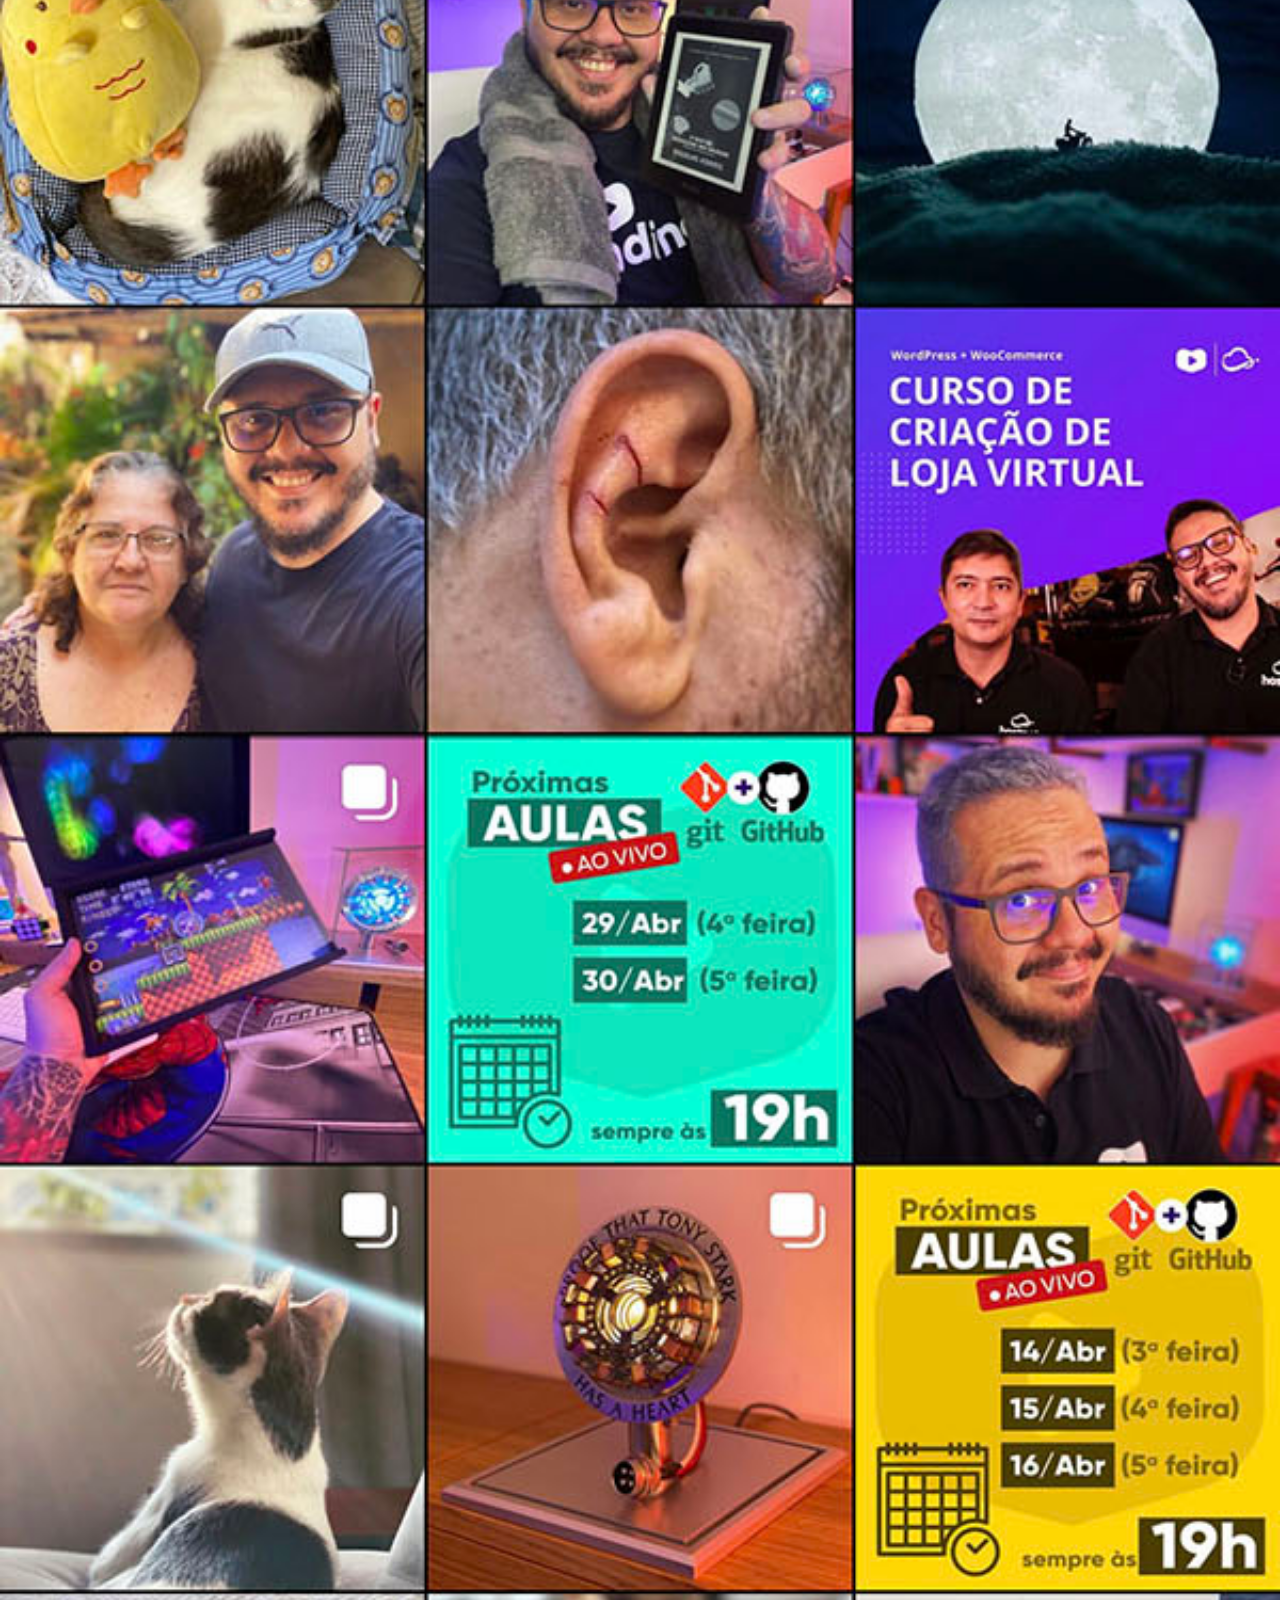
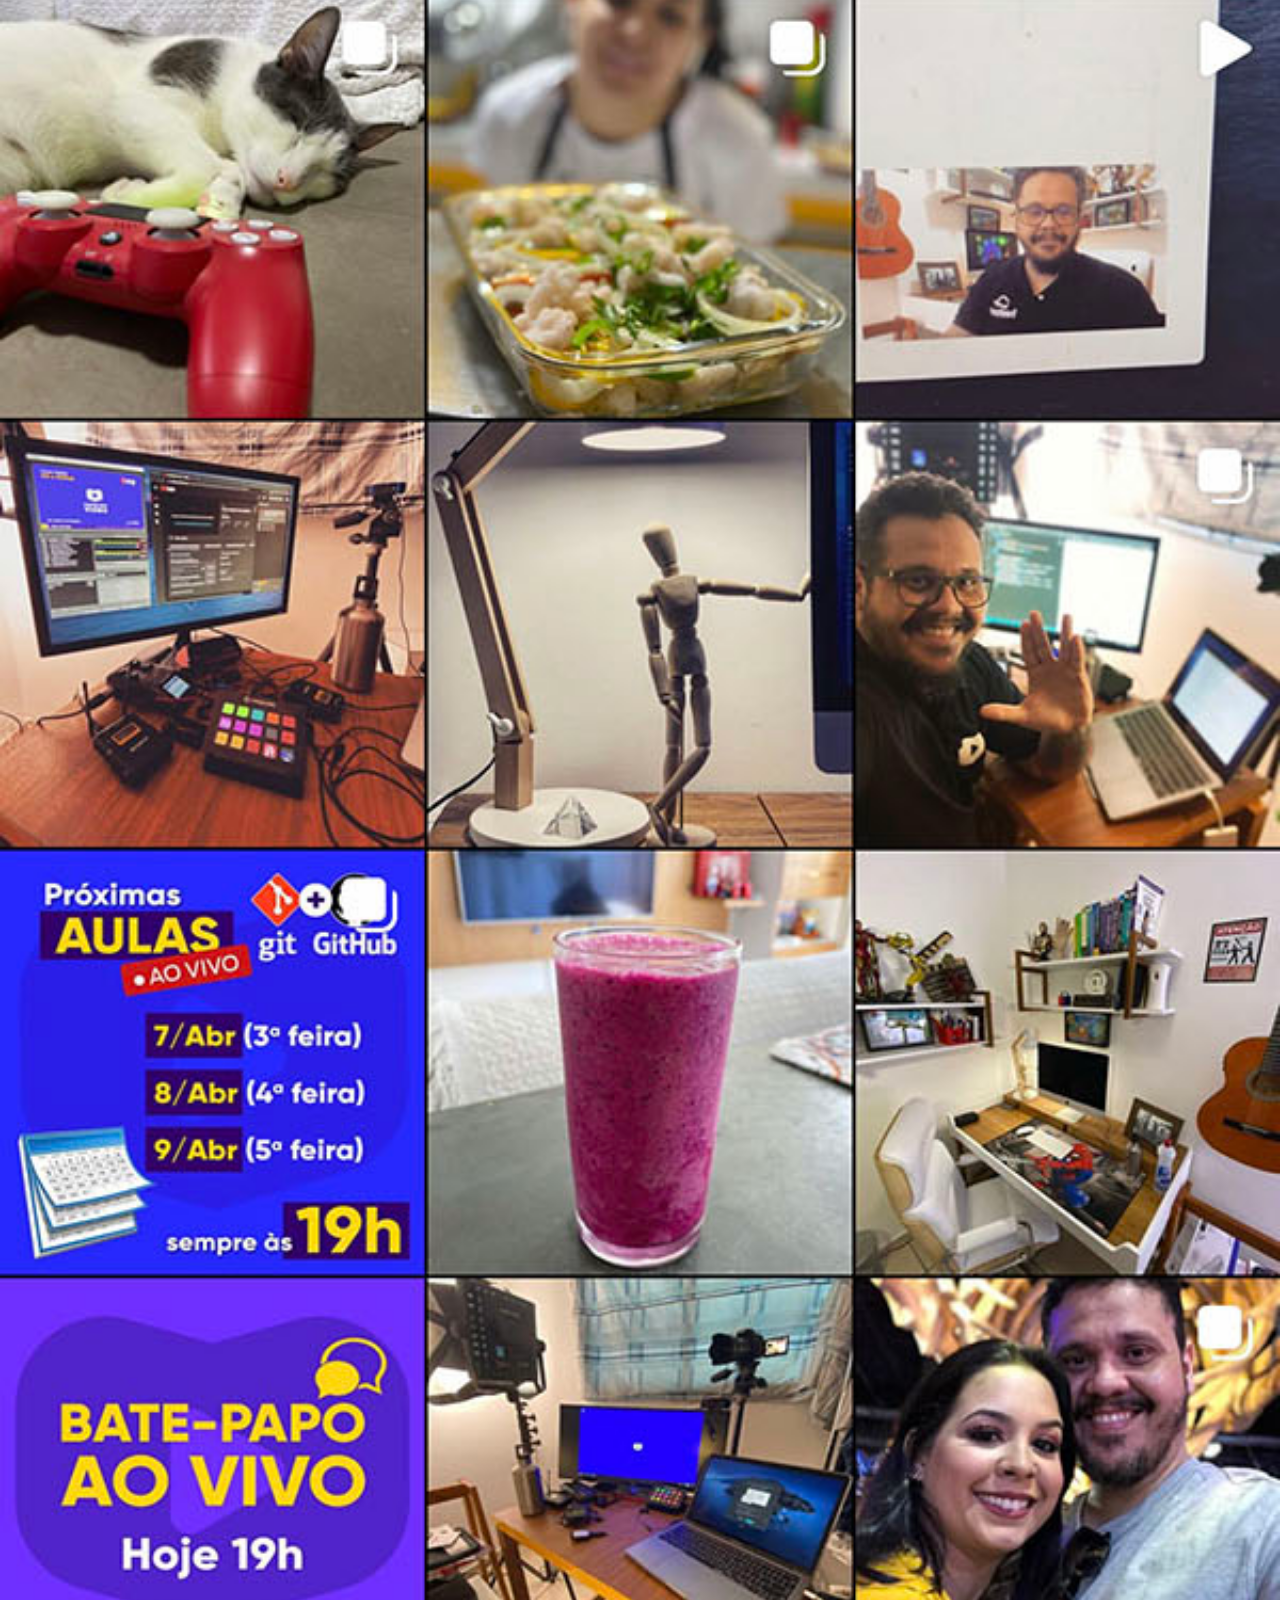
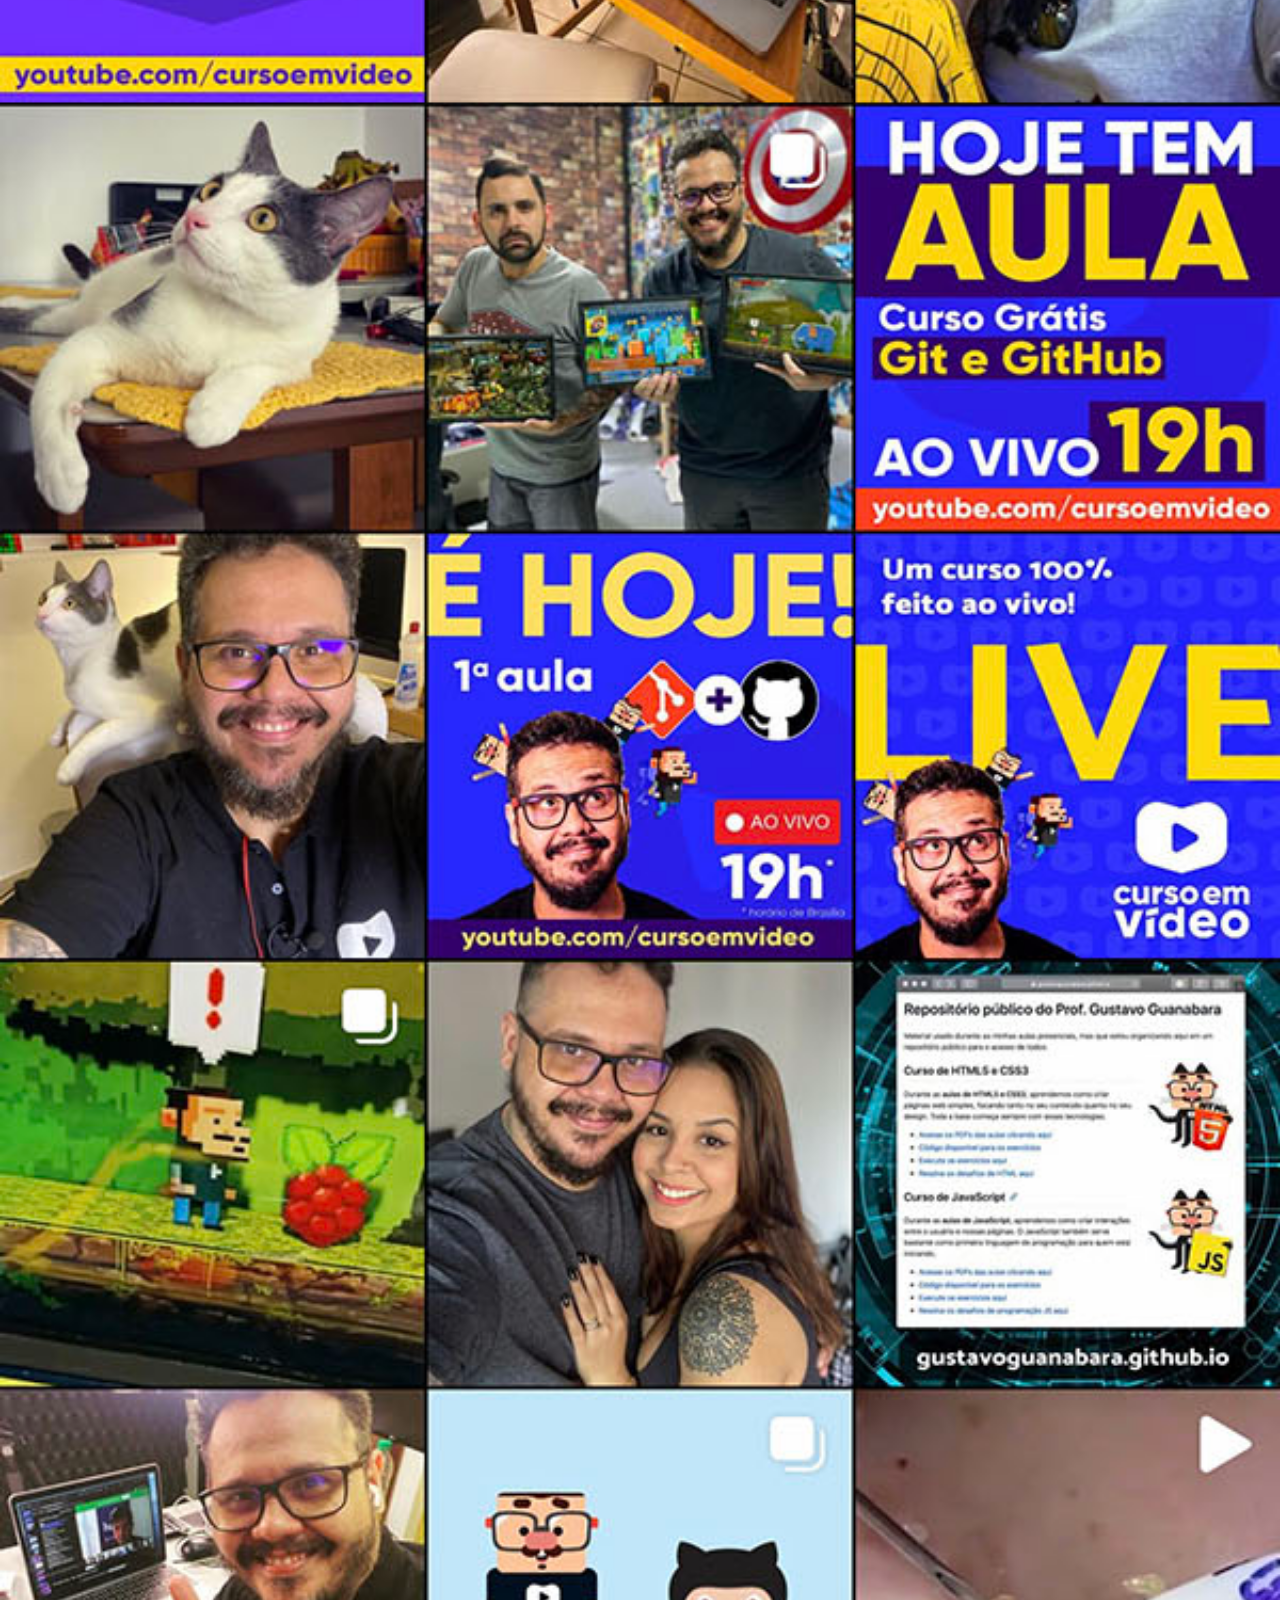
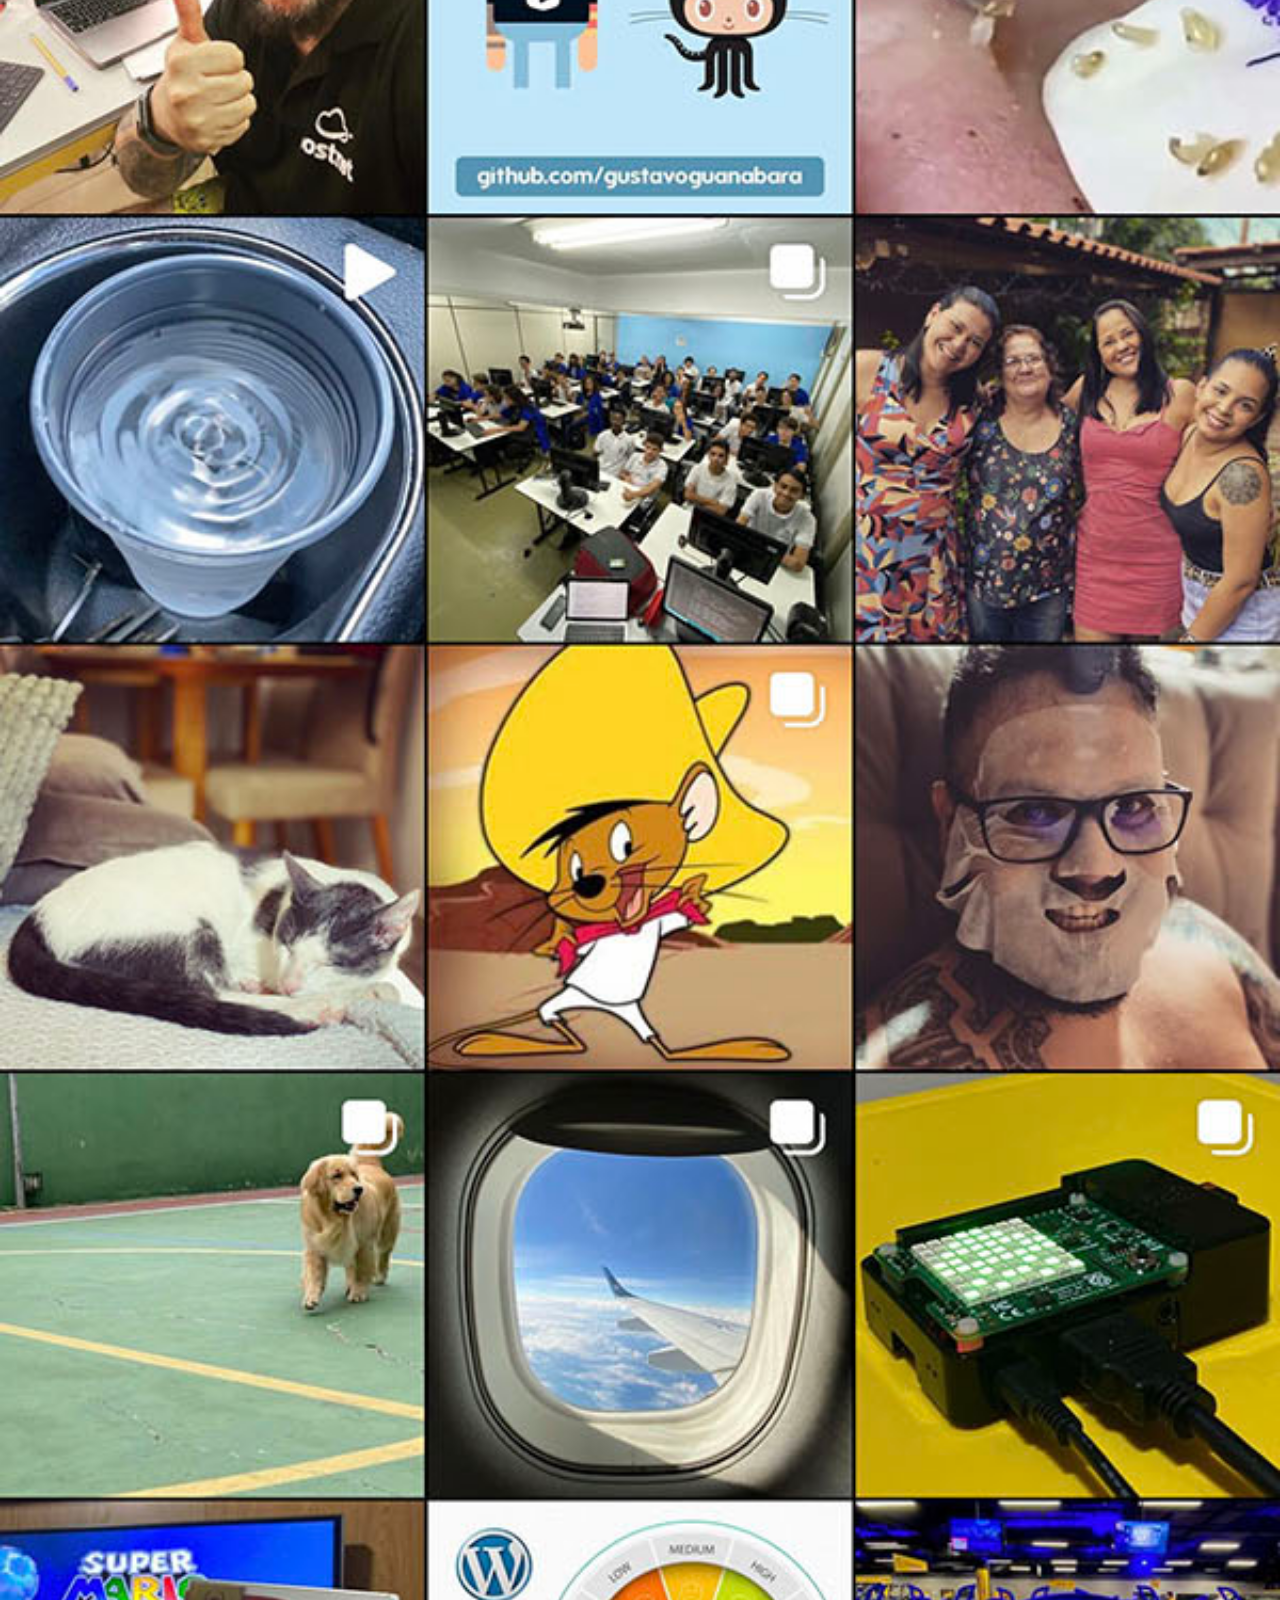
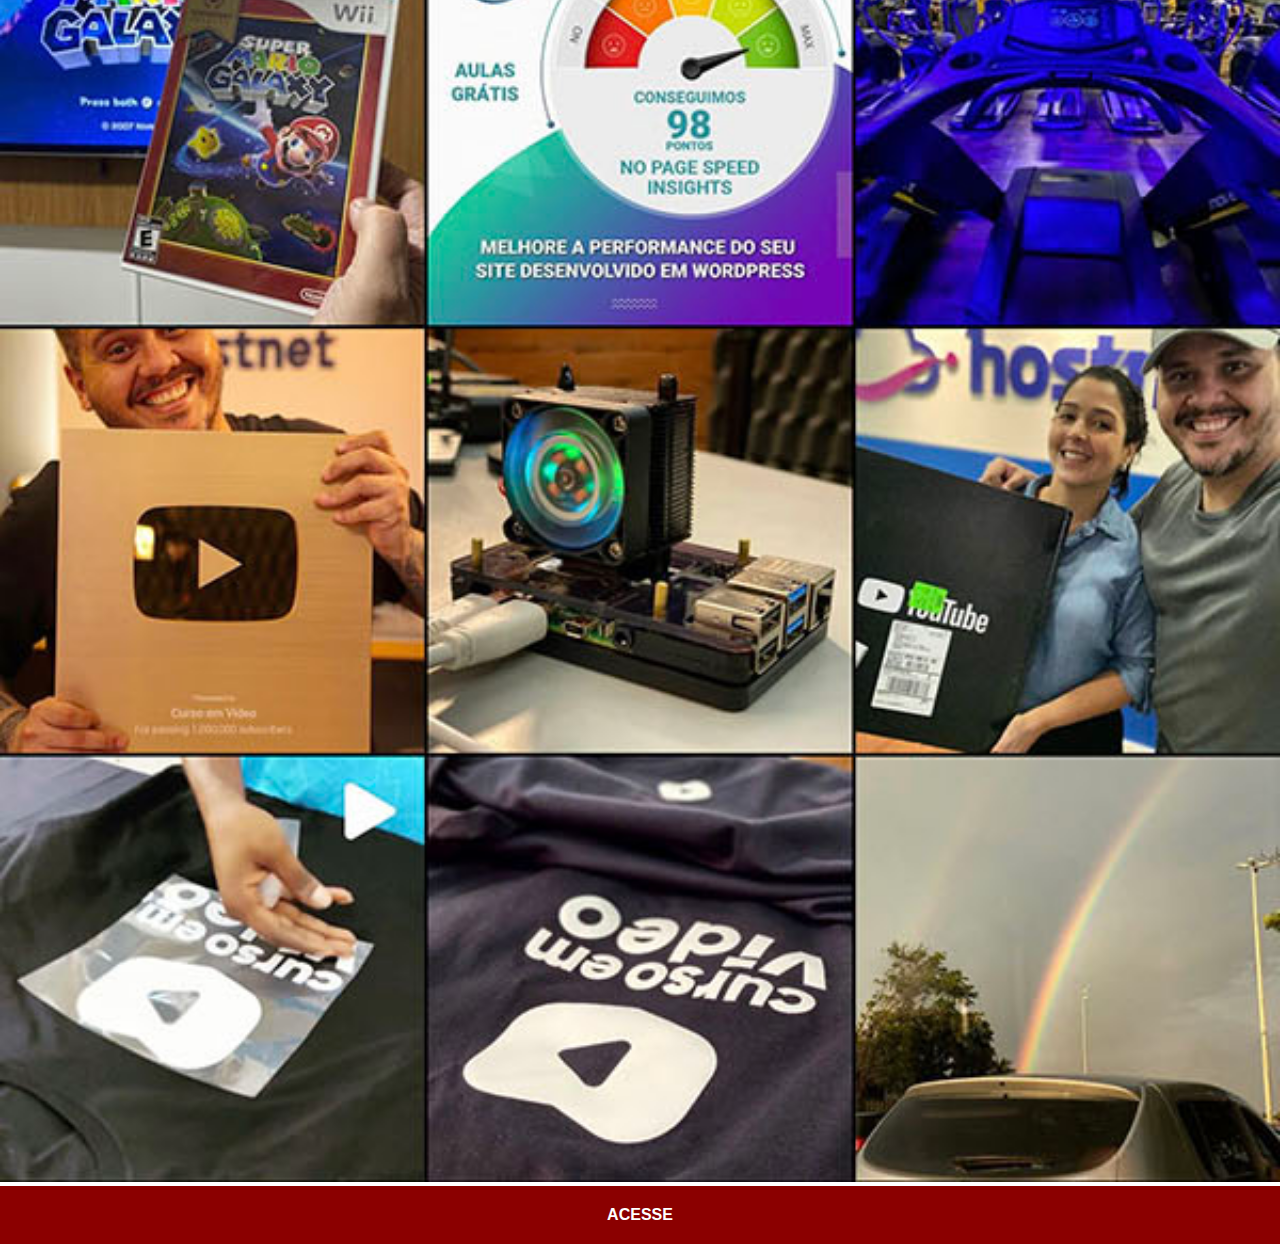
<file: instagram.html>
<!DOCTYPE html>
<html lang="pt-br">
<head>
    <meta charset="UTF-8">
    <meta http-equiv="X-UA-Compatible" content="IE=edge">
    <meta name="viewport" content="width=device-width, initial-scale=1.0">
    <link rel="stylesheet" href="estilos/social.css"/>
    <title>Instagram</title>
</head>
<body>
    <img src="imagens/tela-instagram.jpg" alt="Instagram"/>
    <a href="https://www.instagram.com/" target="_blank">ACESSE</a>
</body>
</html>
</file>
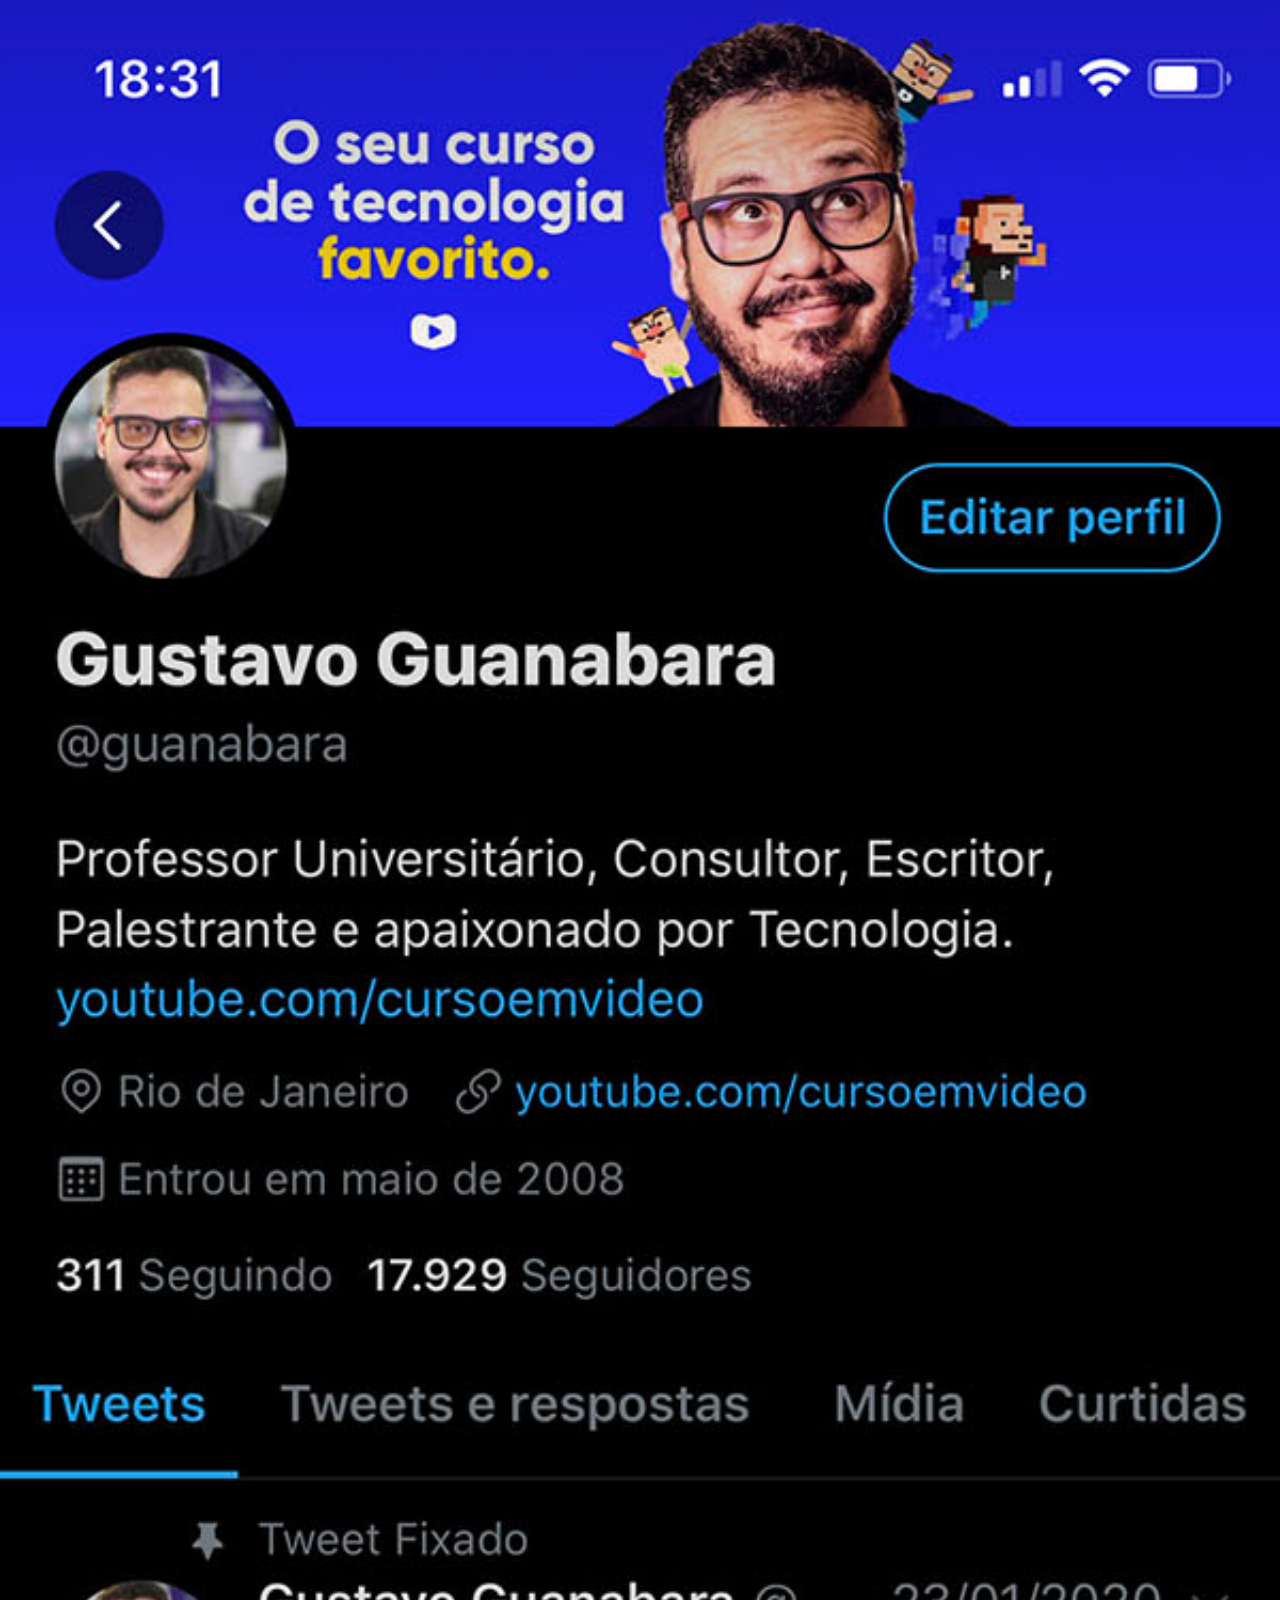
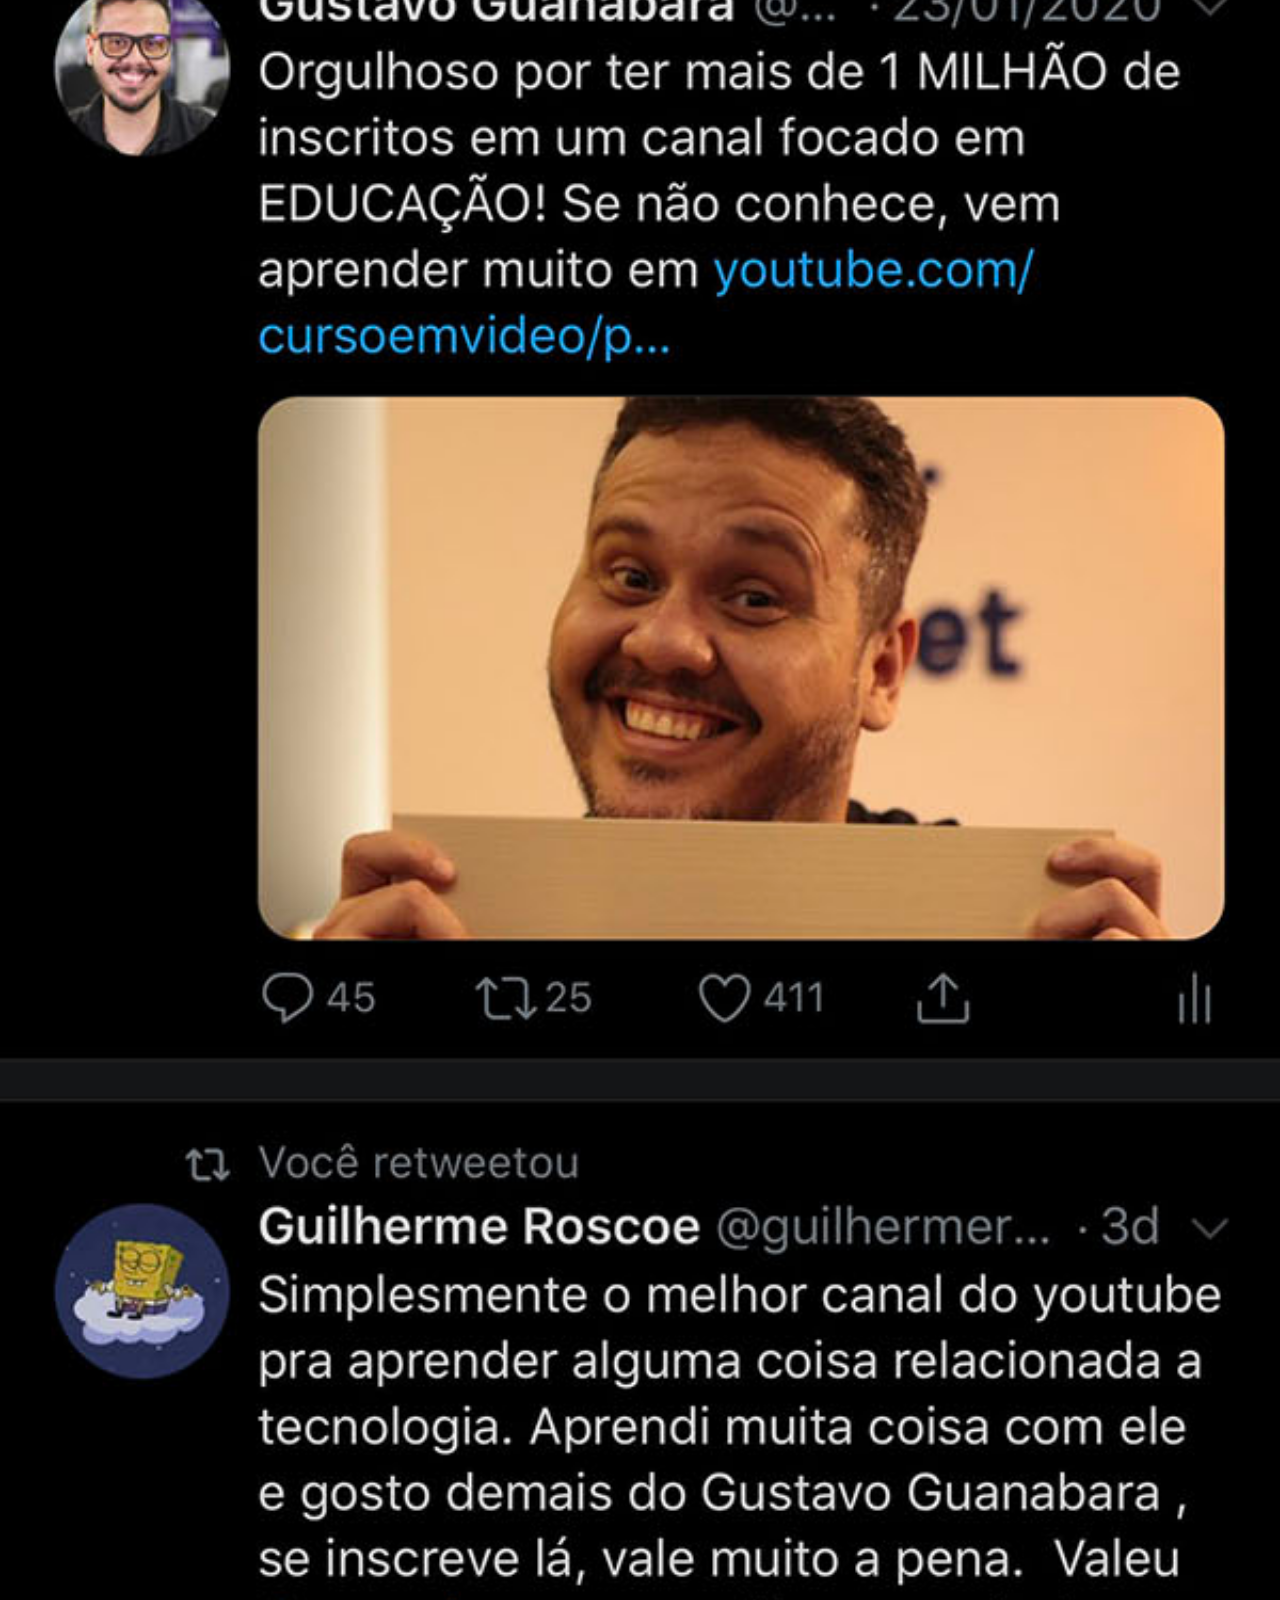
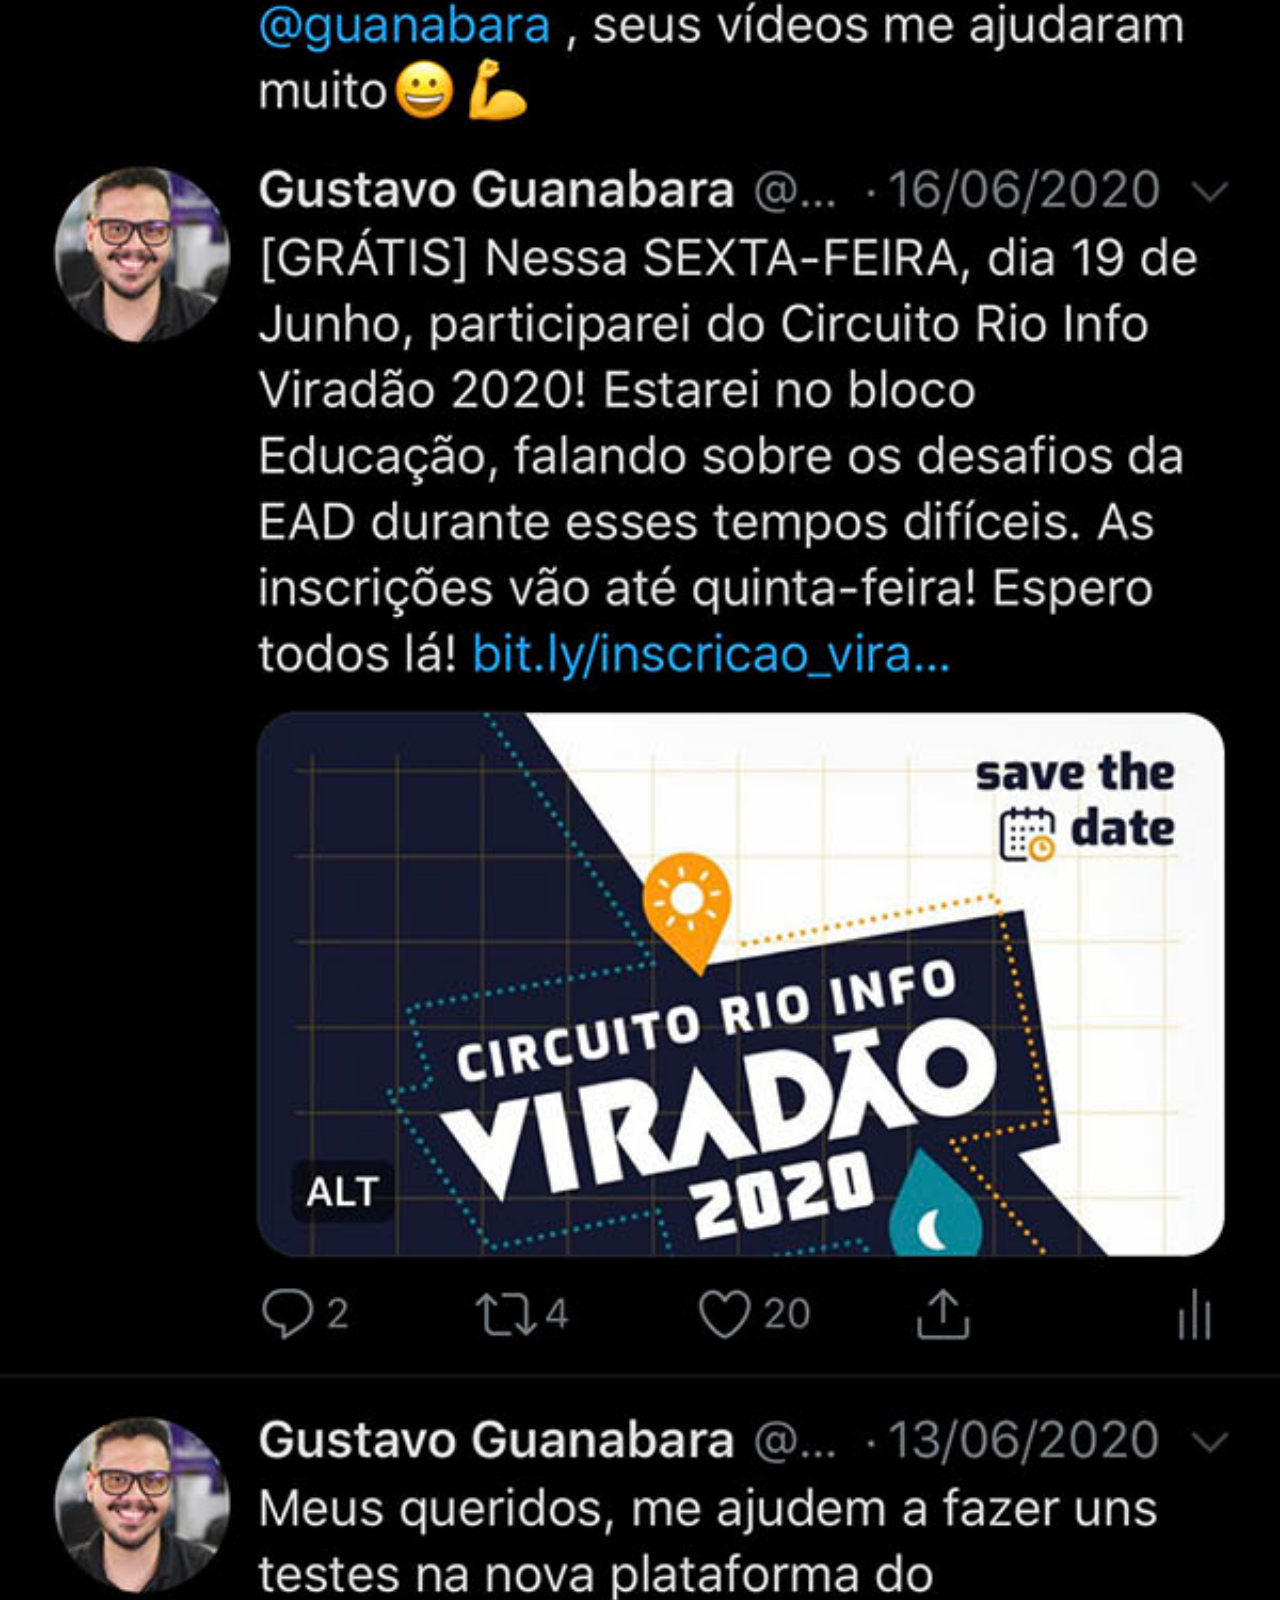
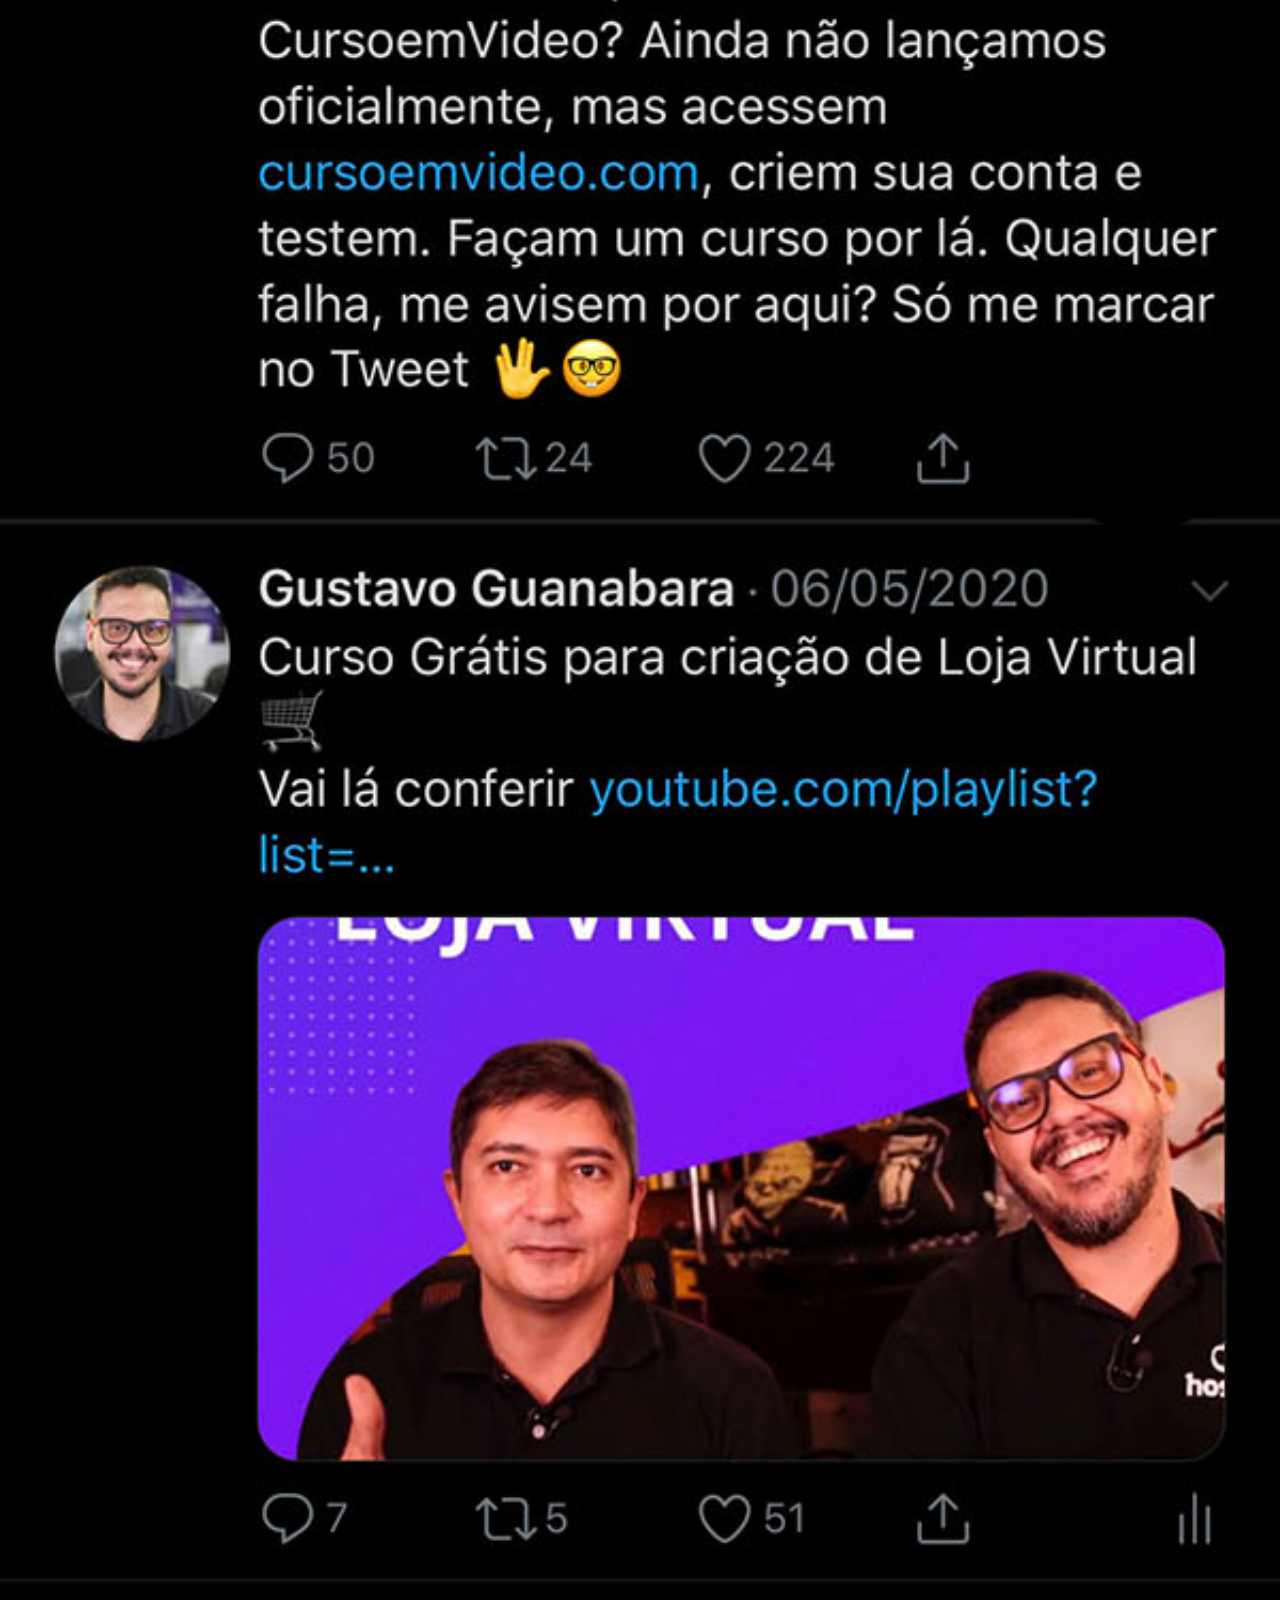
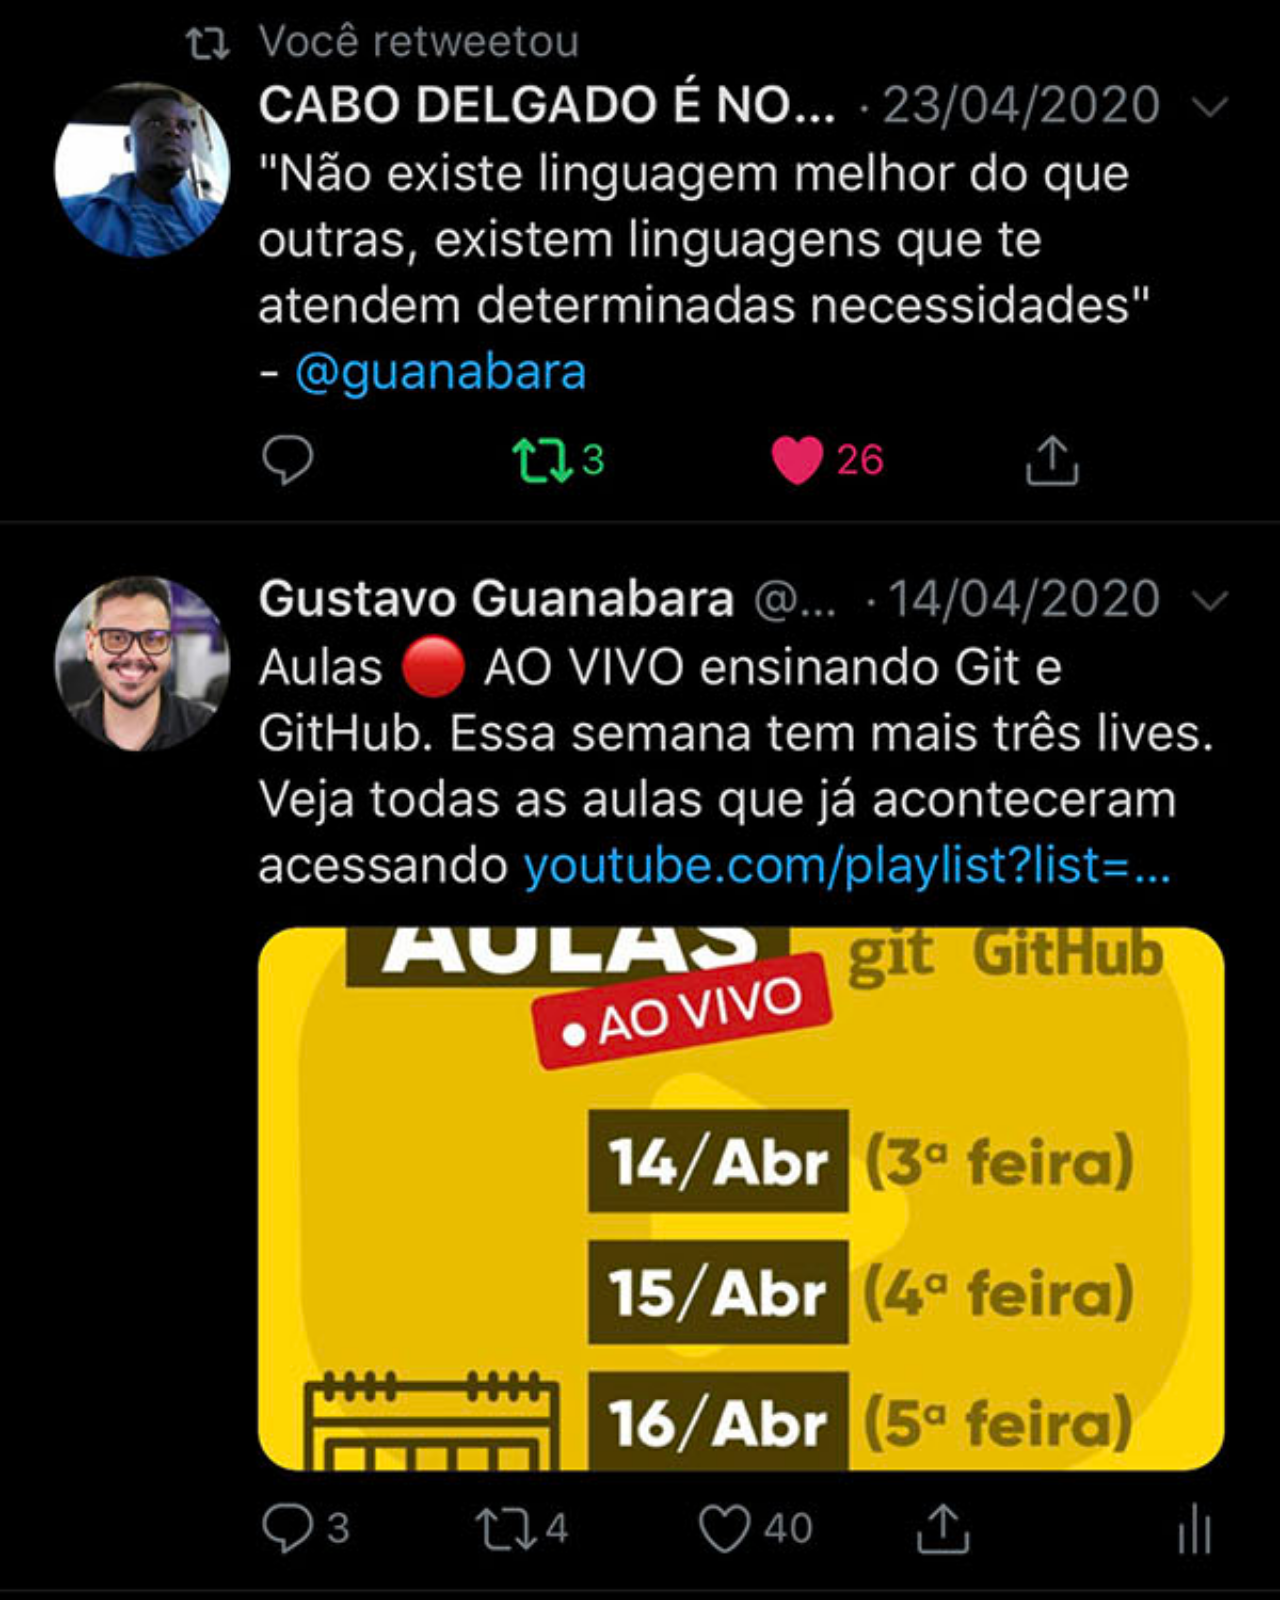
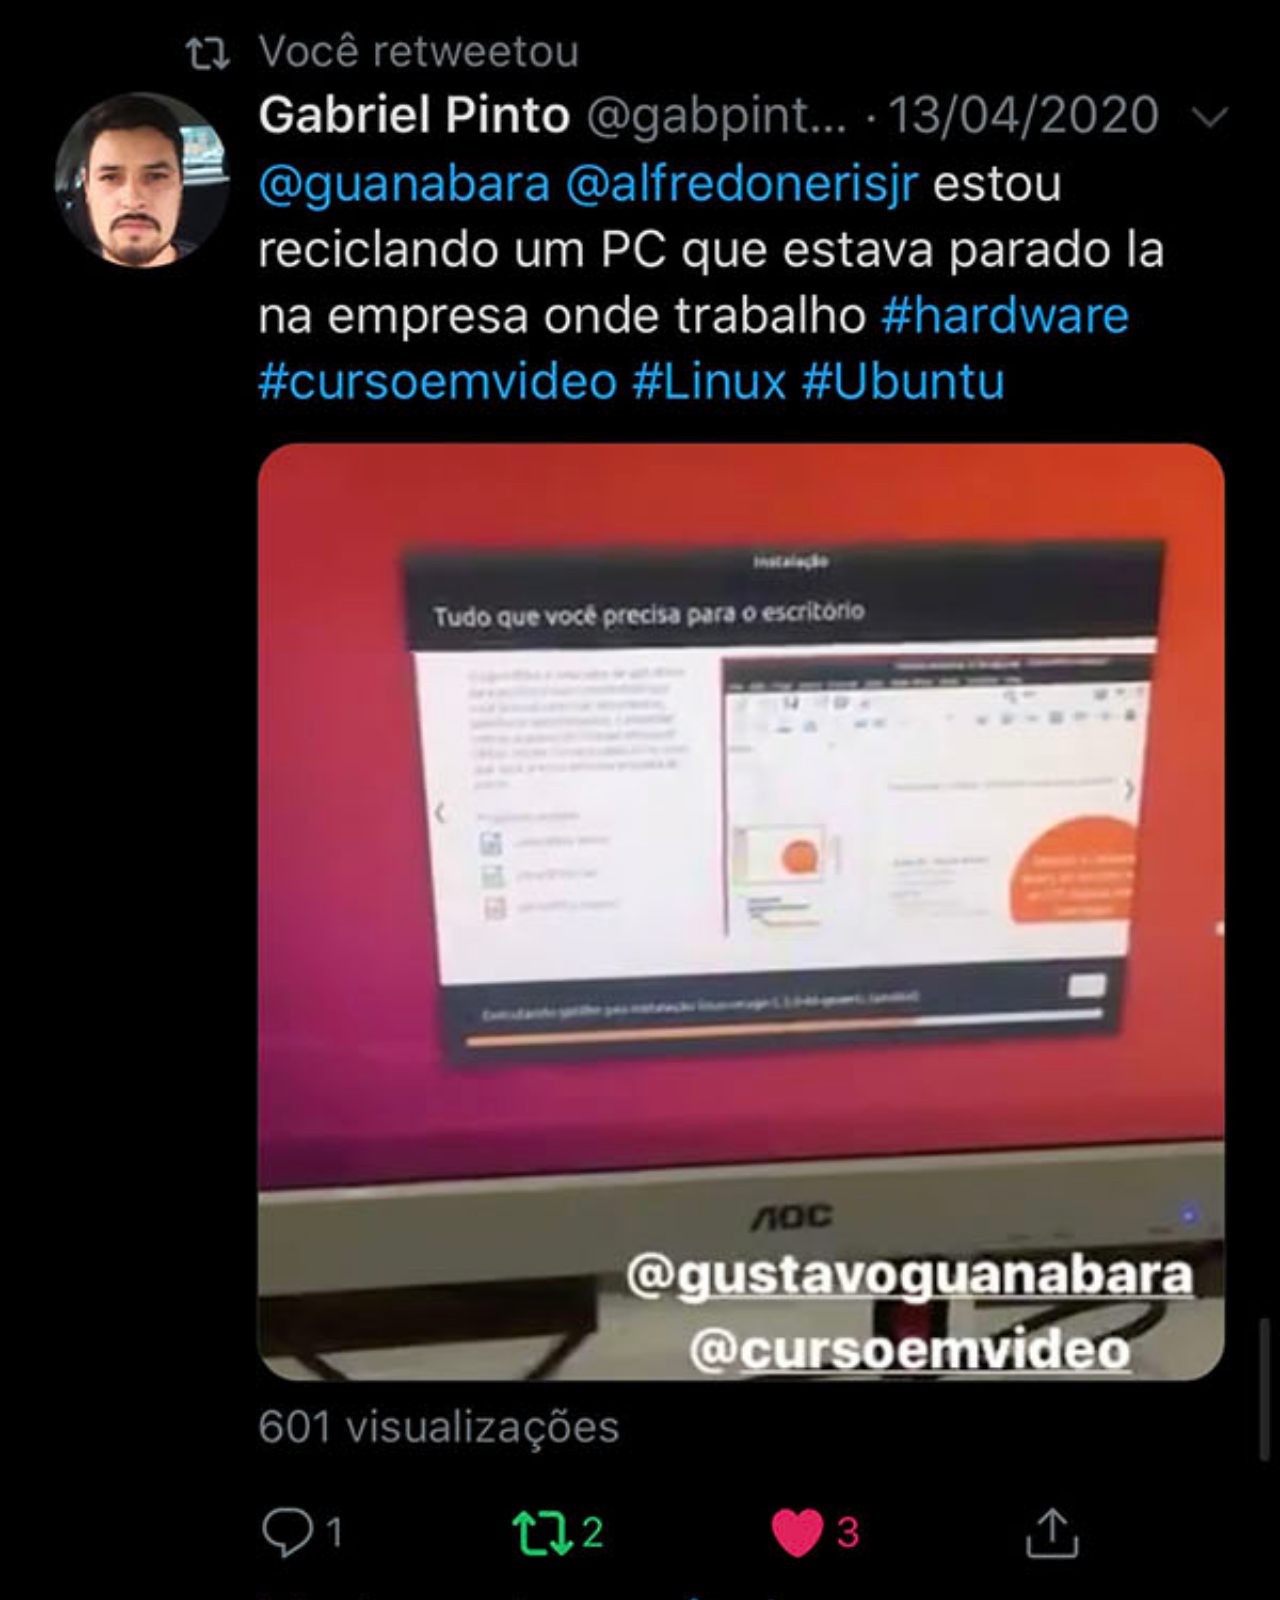
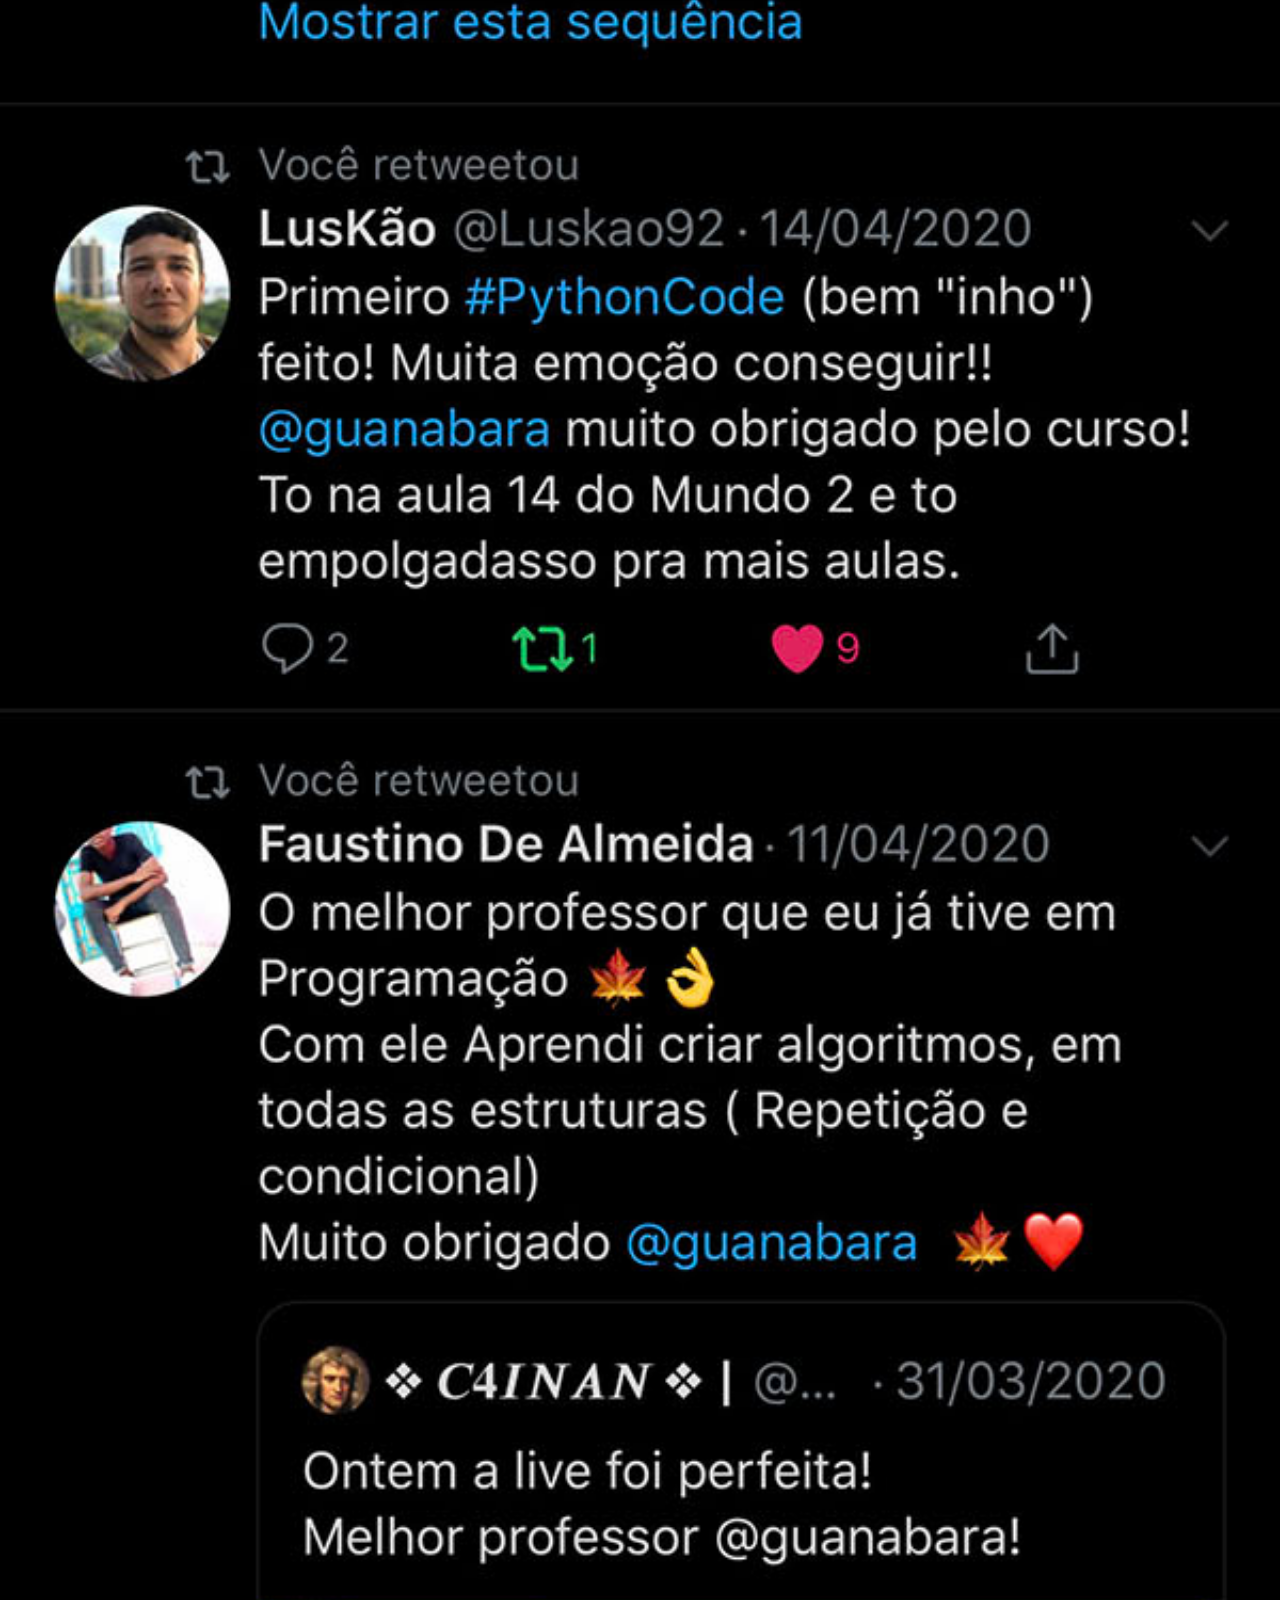
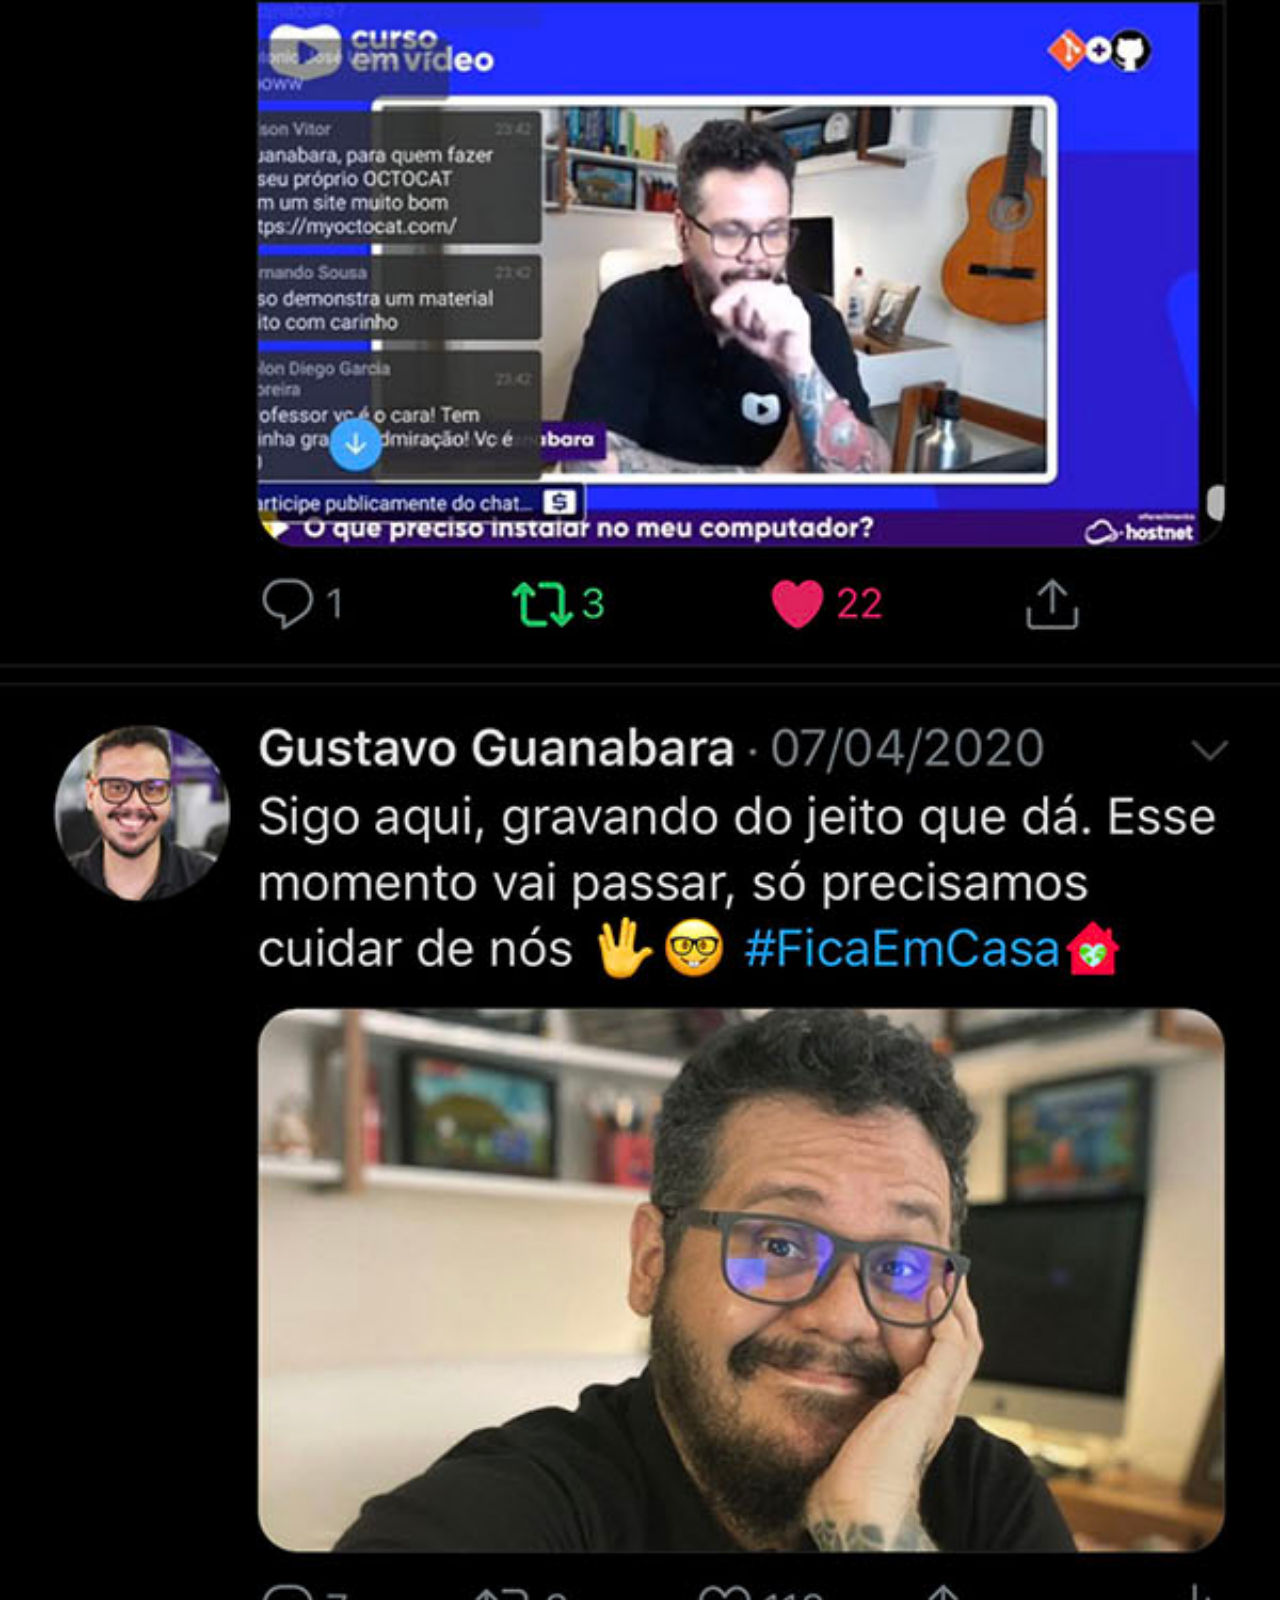
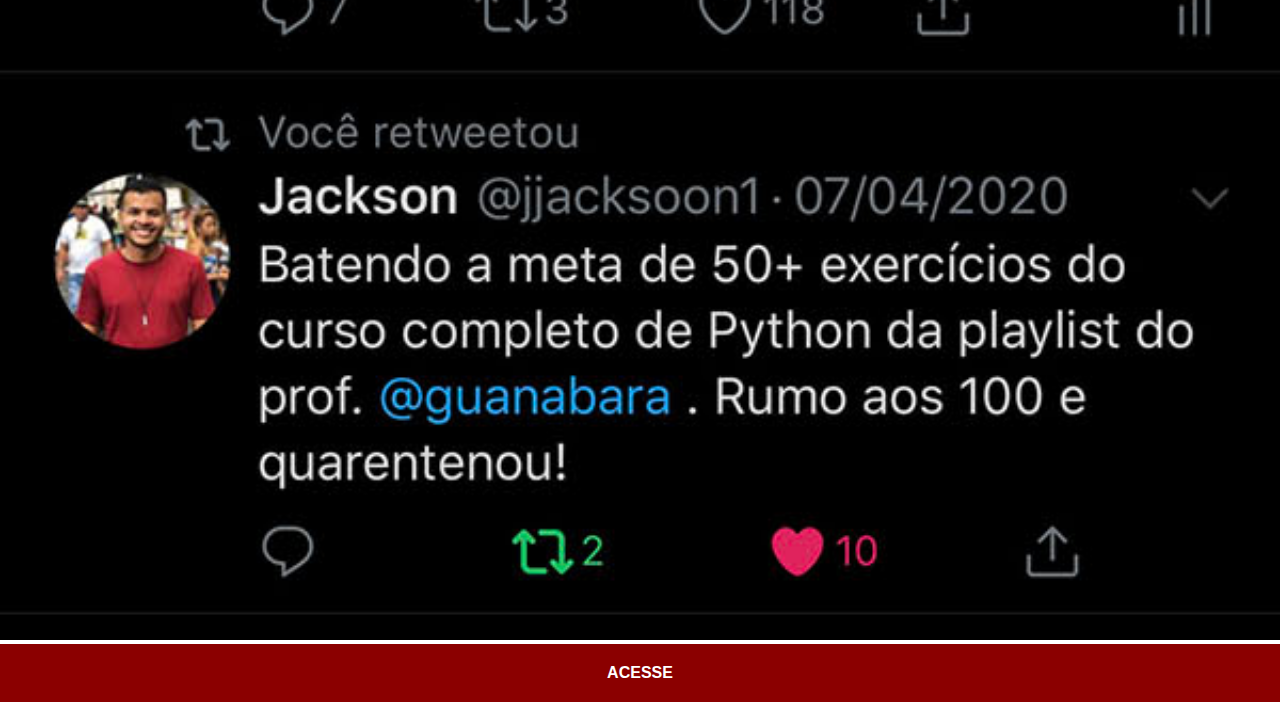
<file: twitter.html>
<!DOCTYPE html>
<html lang="pt-br">
<head>
    <meta charset="UTF-8">
    <meta http-equiv="X-UA-Compatible" content="IE=edge">
    <meta name="viewport" content="width=device-width, initial-scale=1.0">
    <link rel="stylesheet" href="estilos/social.css"/>
    <title>Twitter</title>
</head>
<body>
    <img src="imagens/tela-twitter.jpg" alt="Twitter"/>
    <a href="https://twitter.com/i/flow/login?input_flow_data=%7B%22requested_variant%22%3A%22eyJsYW5nIjoicHQifQ%3D%3D%22%7D" target="_blank">ACESSE</a>
</body>
</html>
</file>
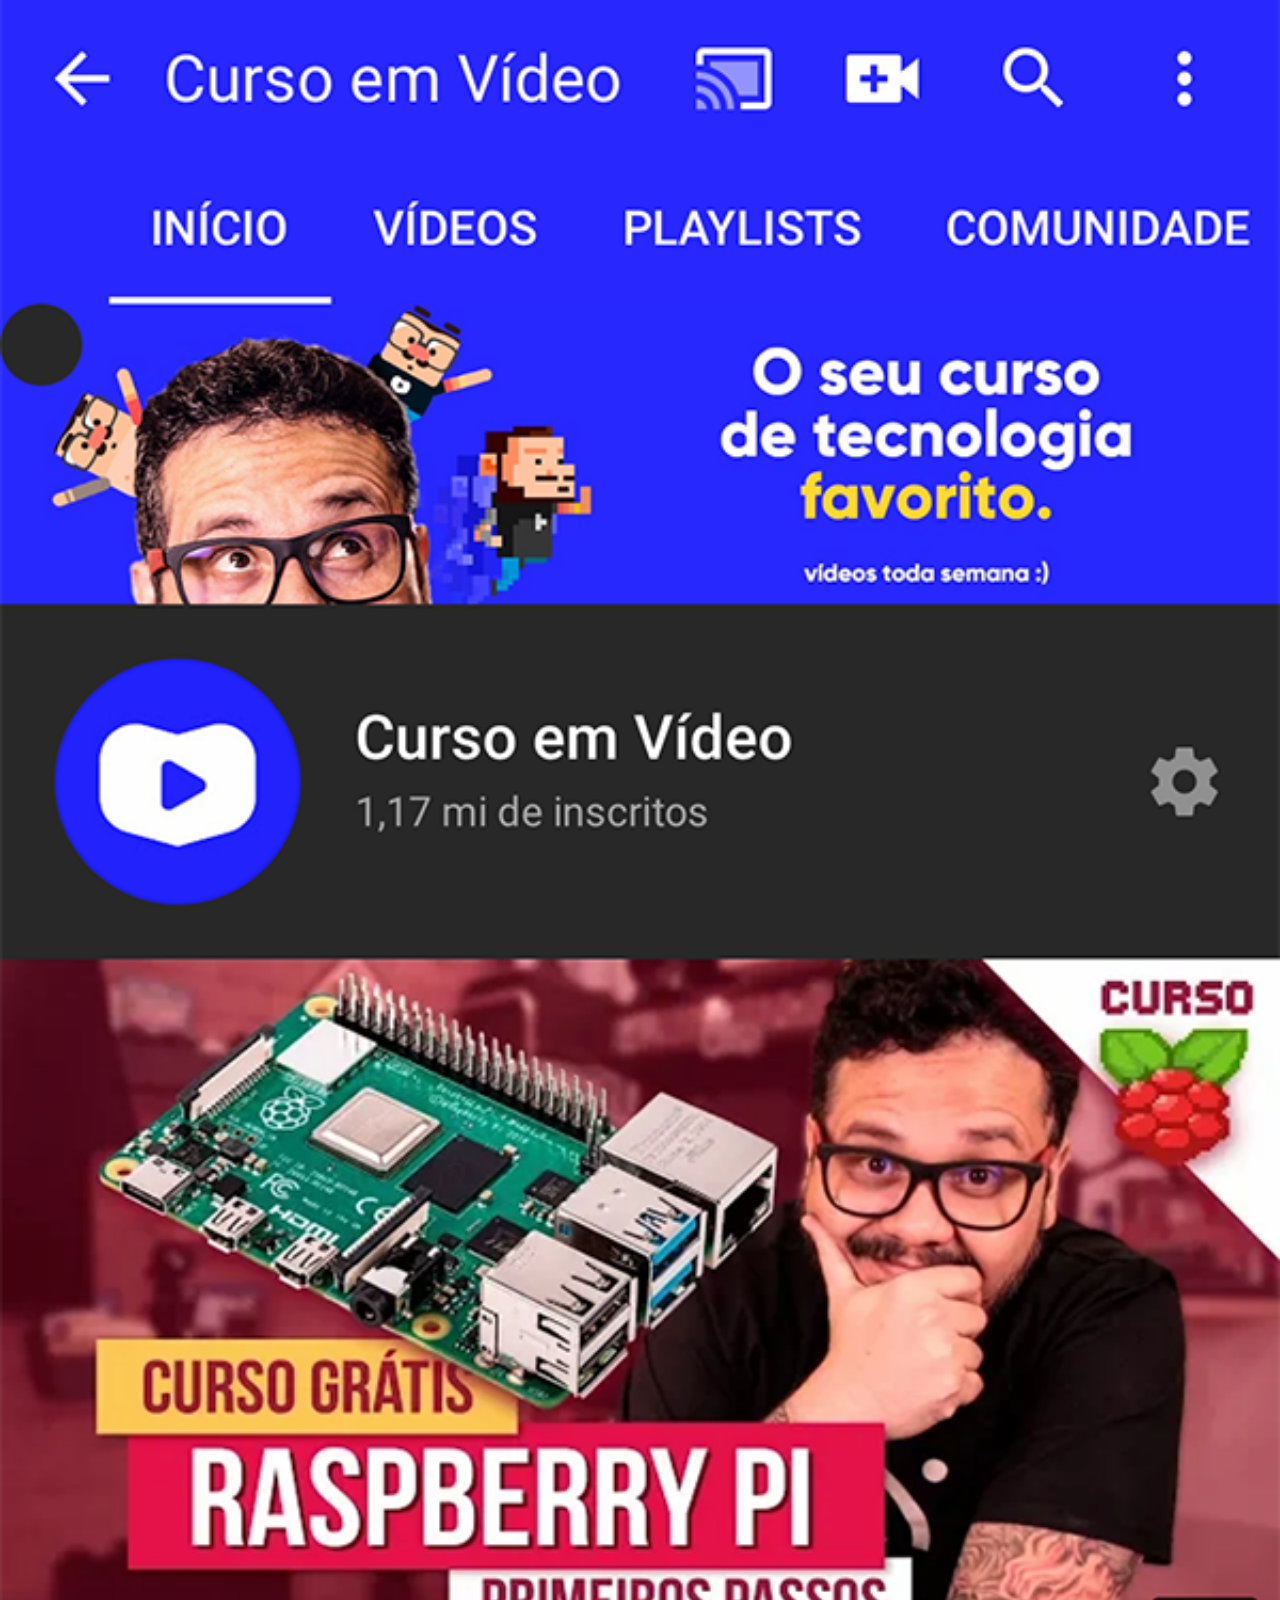
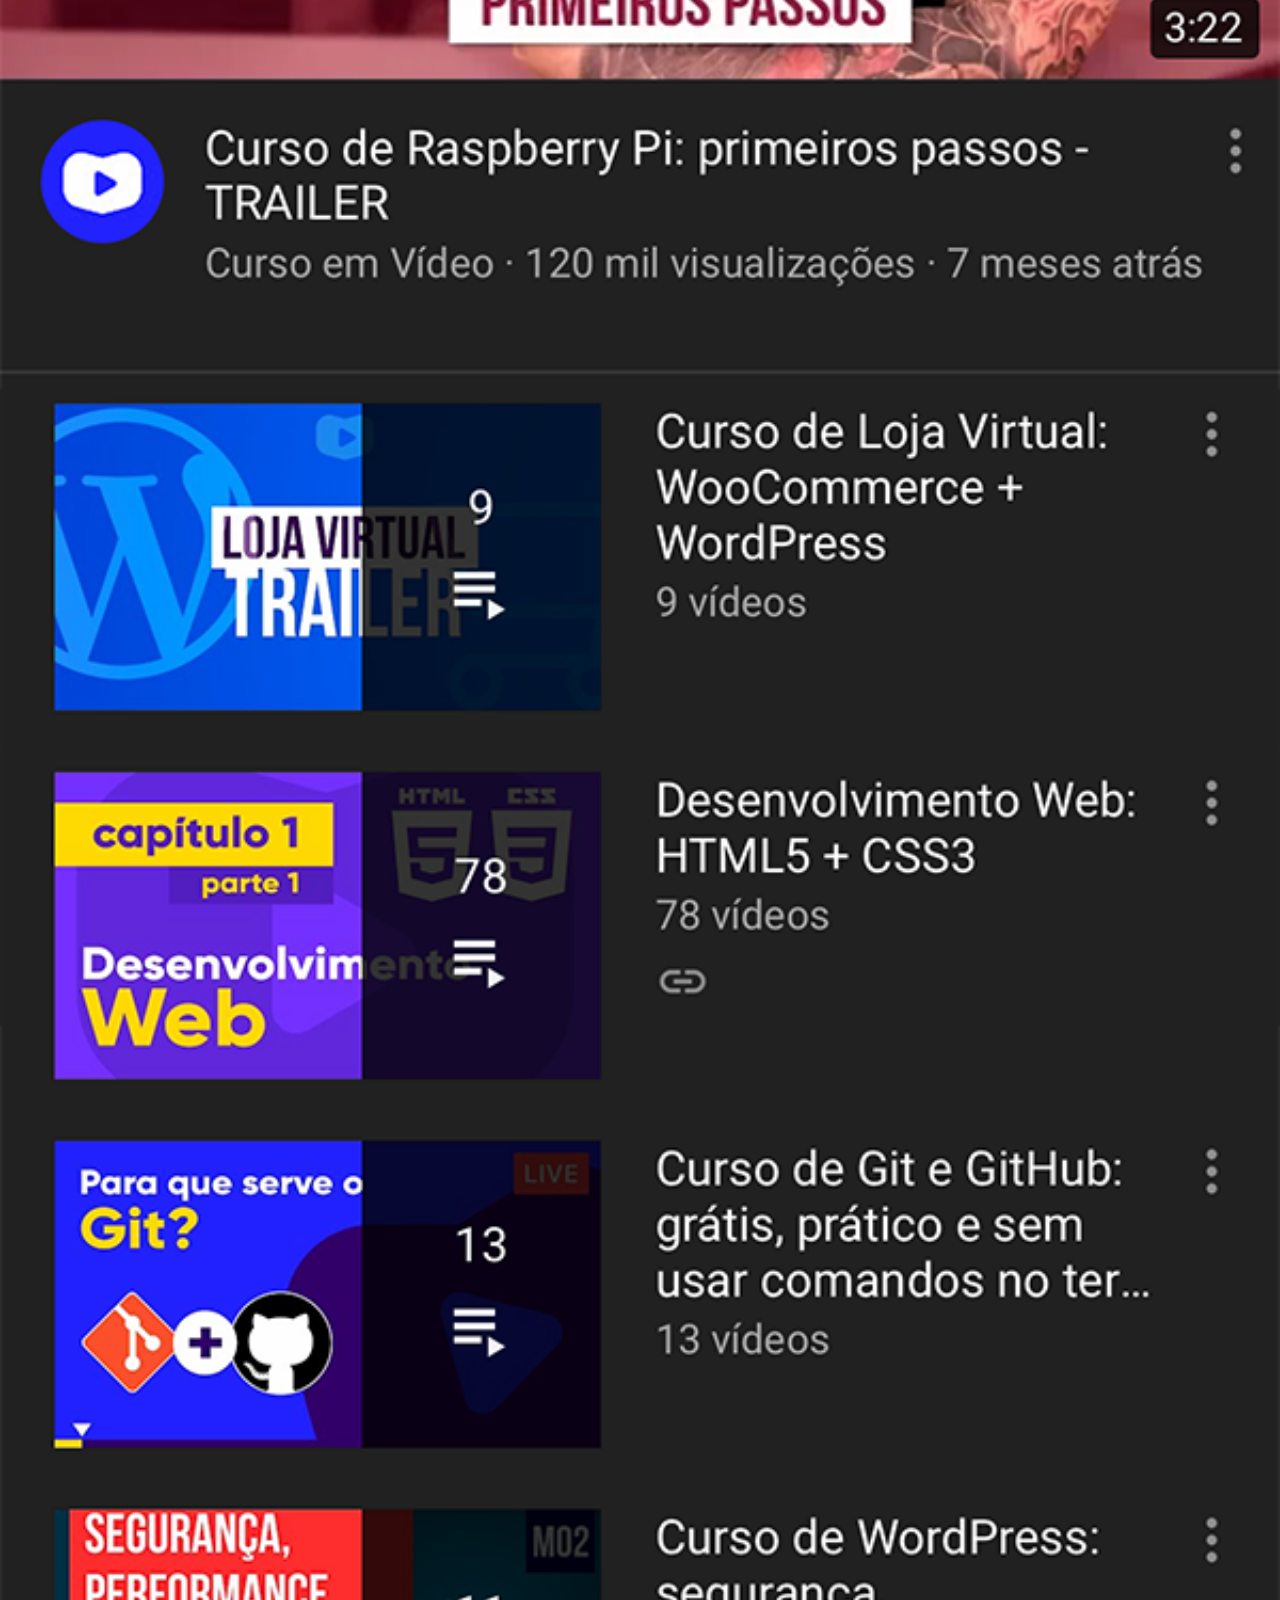
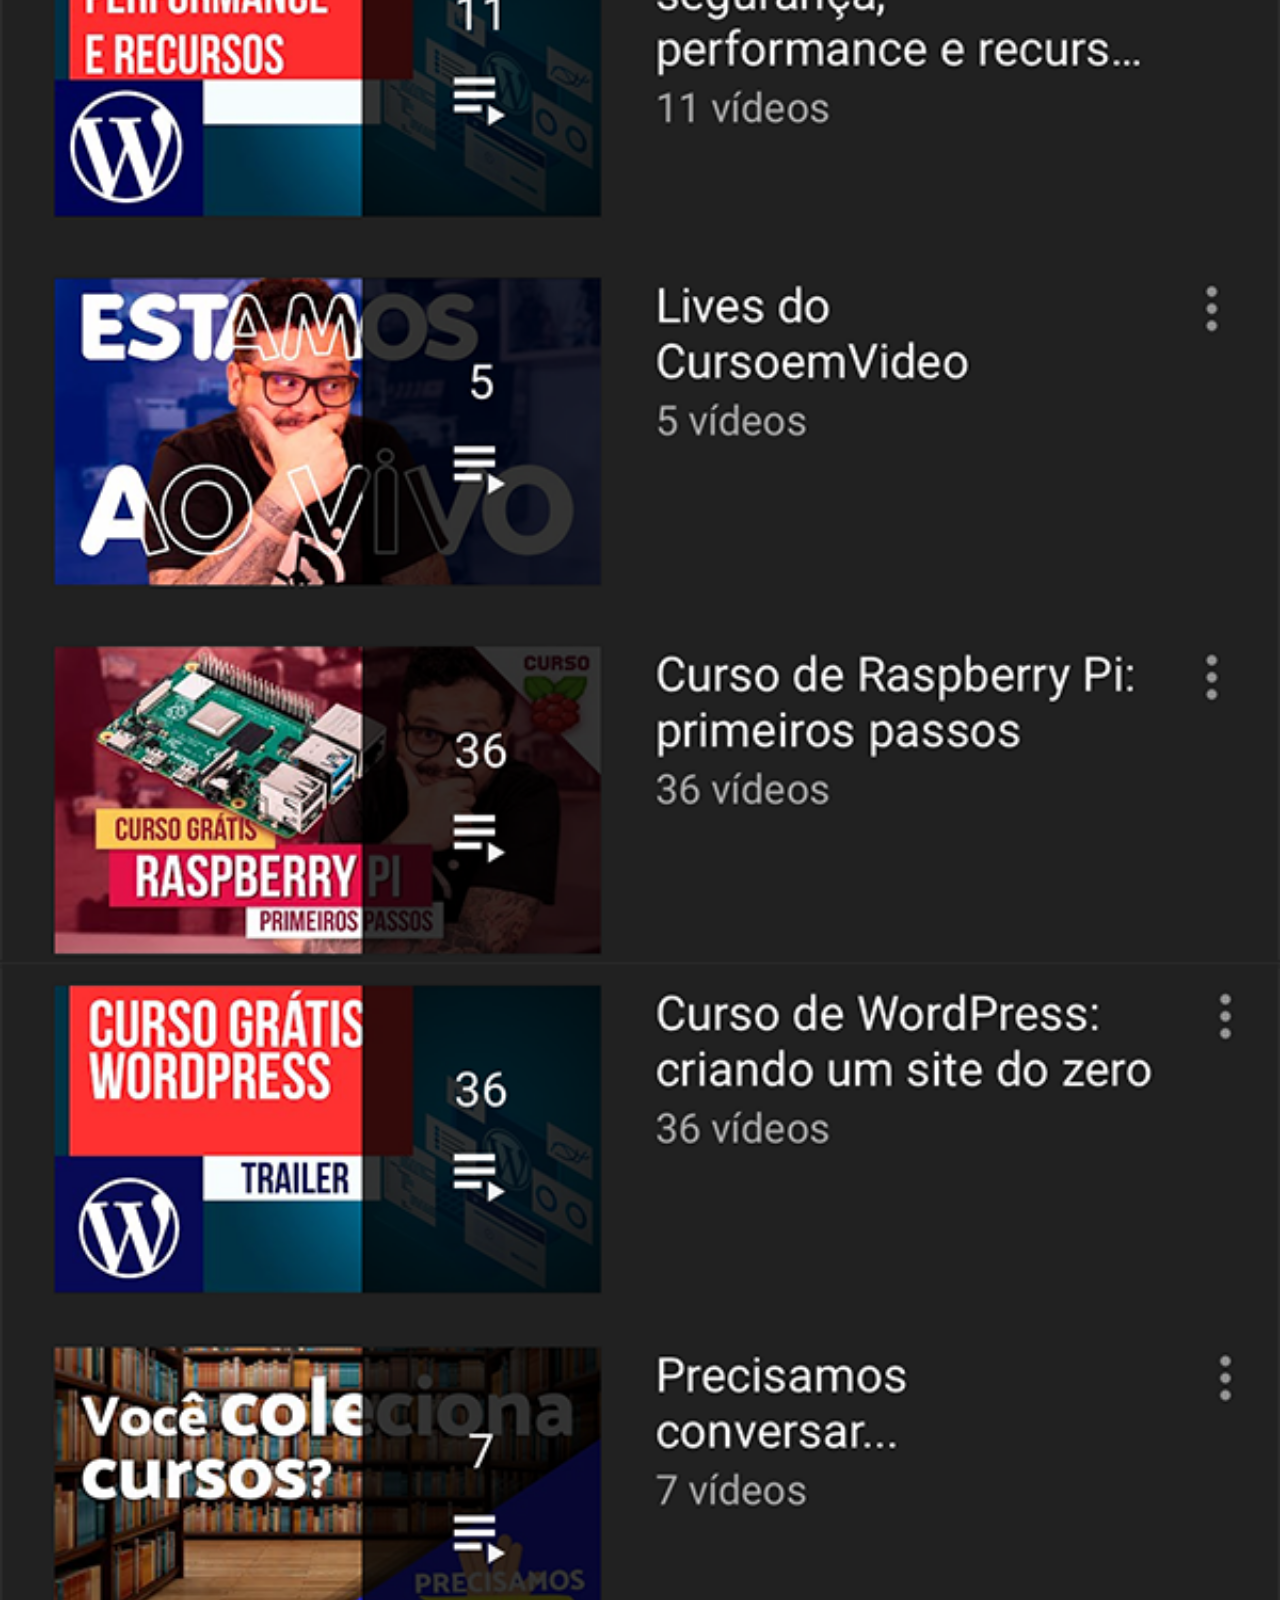
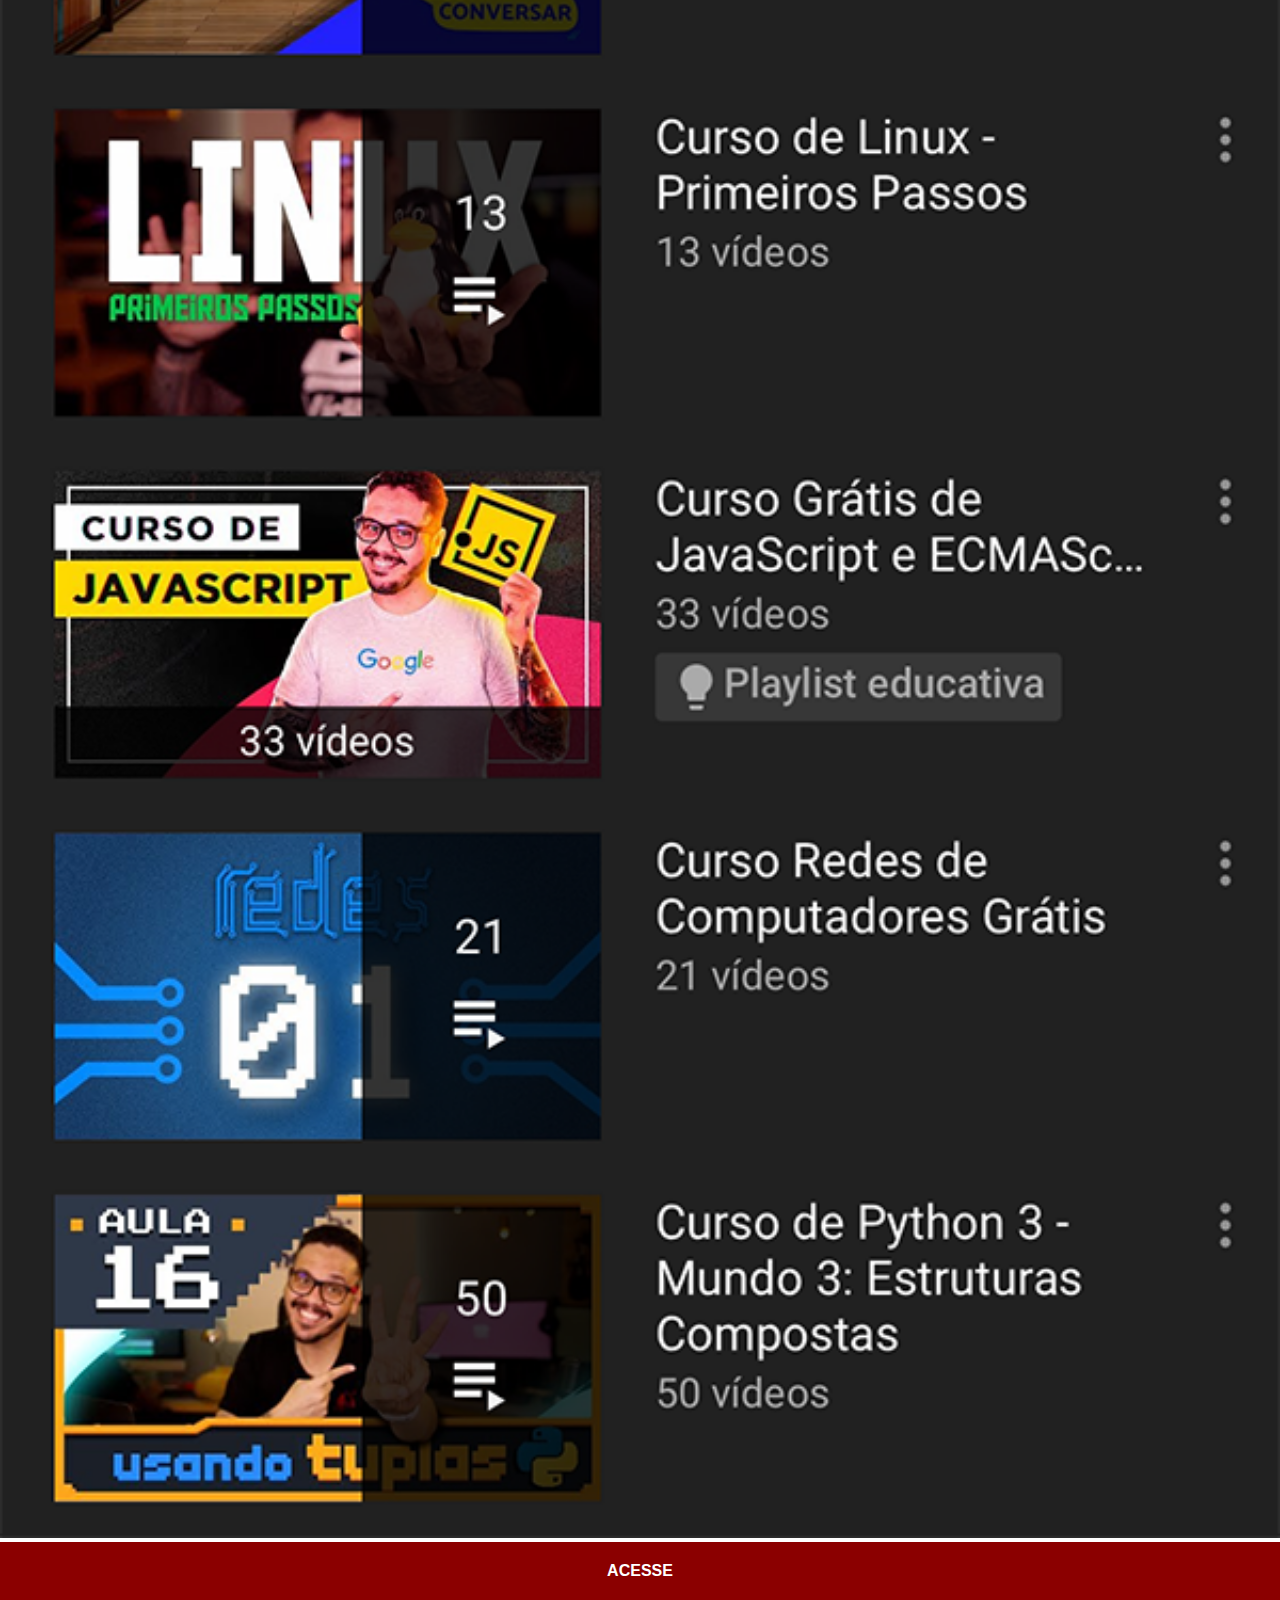
<file: youtube.html>
<!DOCTYPE html>
<html lang="pt-br">
<head>
    <meta charset="UTF-8">
    <meta http-equiv="X-UA-Compatible" content="IE=edge">
    <meta name="viewport" content="width=device-width, initial-scale=1.0">
    <link rel="stylesheet" href="estilos/social.css"/>
    <title>Youtube</title>
</head>

<body>
    <img src="imagens/tela-youtube.png" atl="Youtube"/>
    <a href="https://www.youtube.com/" target="_blank">ACESSE</a>
</body>
</html>
</file>
<file: estilos/style.css>
@charset "UTF-8";

* {
    margin: 0;
    padding: 0;
    font-family: Arial, Helvetica, sans-serif;
}

html, body {
    height: 100vh;
    width: 100vw;
    background-color: black;
}

body {
    background: url('../imagens/fundo-madeira.jpg') no-repeat top center;
    background-size: cover;
    background-attachment: fixed;
}

main {
    height: 100vh;
    position: relative;
}

section#telefone {
    height: 627px;
    width: 311px;
    position: absolute;
    top: 50%;
    left: 50%;
    transform: translate(-50%, -50%);
    background:url('../imagens/frame-iphone.png') no-repeat;
}

iframe#tela {
    position: relative;
    top: 80px;
    left: 23px;
    width: 267px;
    height: 471px;
}
section#redes-sociais {
    text-align: right;
}
section#redes-sociais img {
    width: 50px;
    height: 50px;
    margin: 10px;
    border-radius: 50%;
    box-shadow: 2px 2px 5px rgba(0, 0, 0, 0.404);
    box-sizing: border-box;
}

section#redes-sociais img:hover {
    border: 2px solid rgba(255, 255, 255, 0.644);
    transform: translate(-3px, -3px);
    box-shadow: 5px 5px 10px rgba(0, 0, 0, 0.404);
    transition: transform 0.5s, border 0.9s;
}
</file>
<file: estilos/social.css>
@charset "UTF-8";

* {
    margin: 0;
    padding: 0;
    font-family: Arial, Helvetica, sans-serif;
}

::-webkit-scrollbar {
    width: 0;
    height: 0;
}
img {
    width: 100vw;
}

a {
    display: block;
    background-color: darkred;
    padding: 20px;
    text-align: center;
    font-weight: bolder;
    text-decoration: none;
    color: #fff;
}
A:hover {
    background-color: red;
    transition: all 0.5s;
}
</file>
